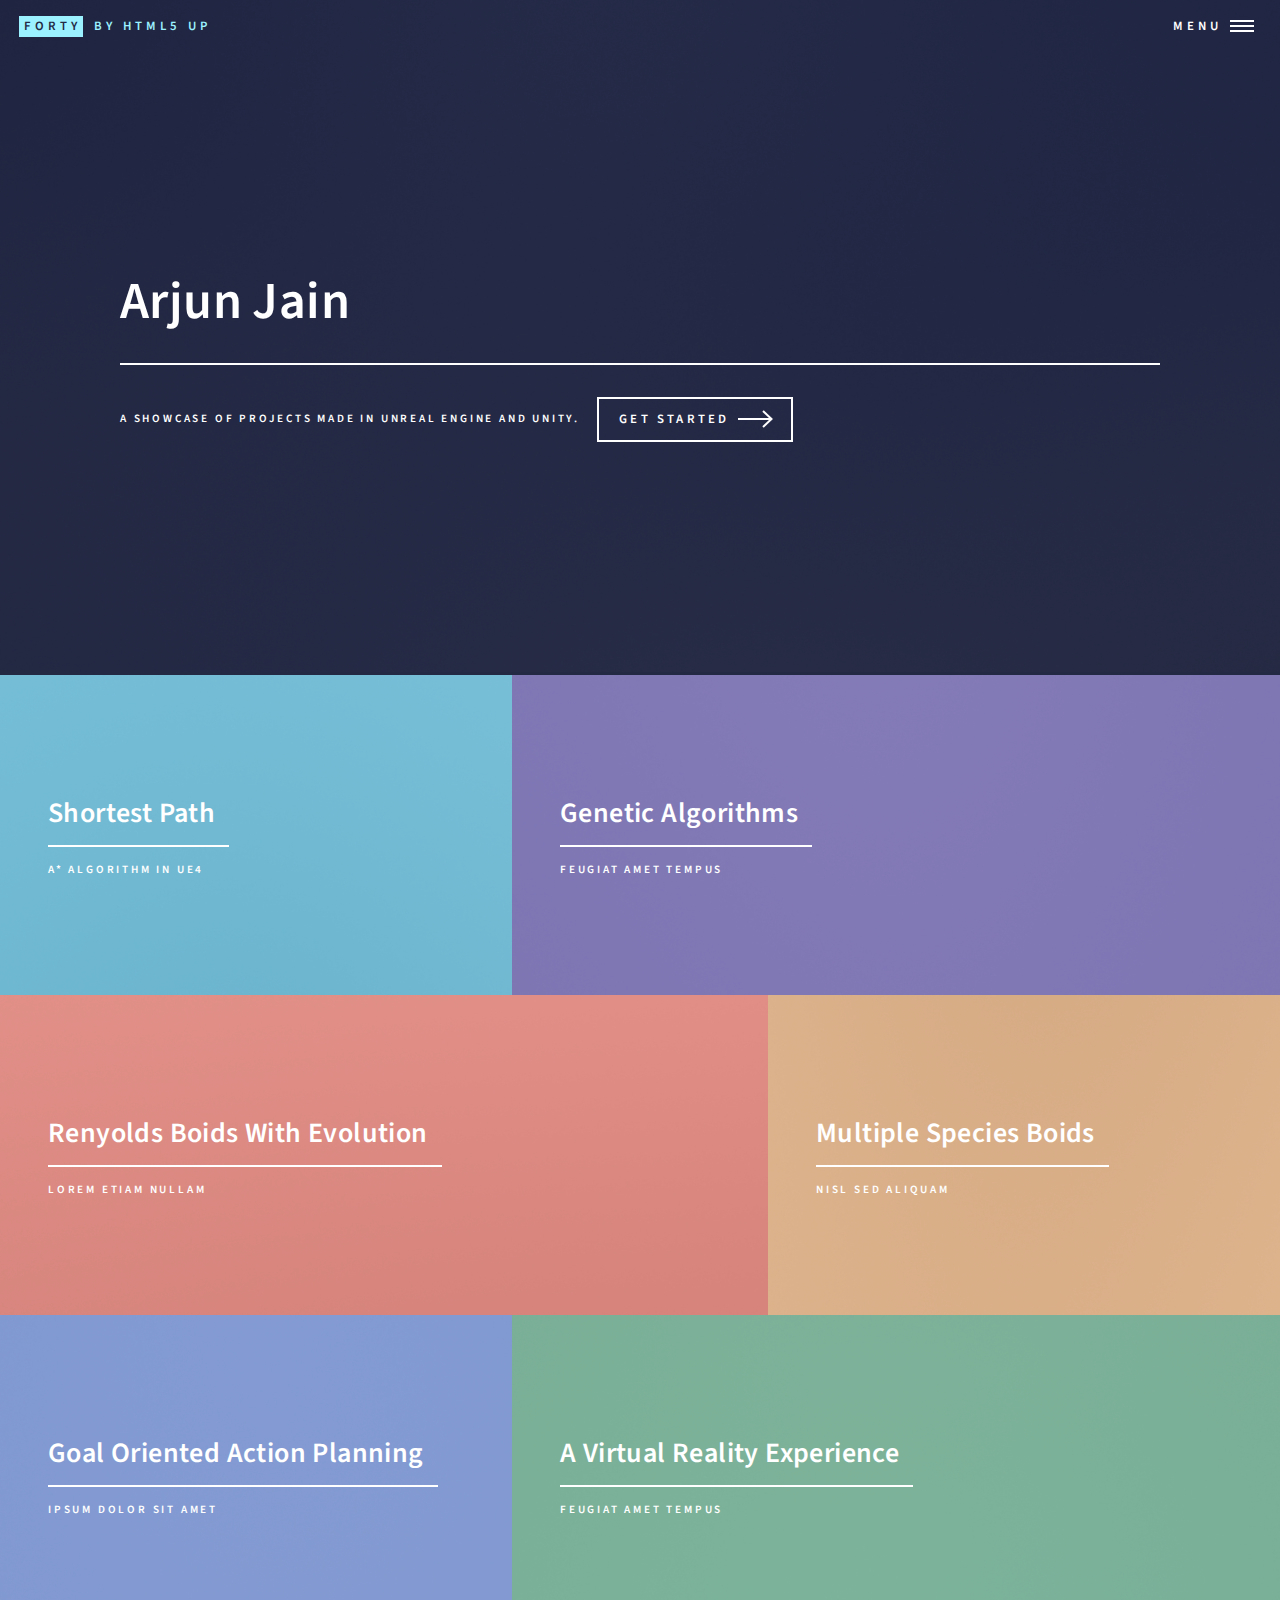
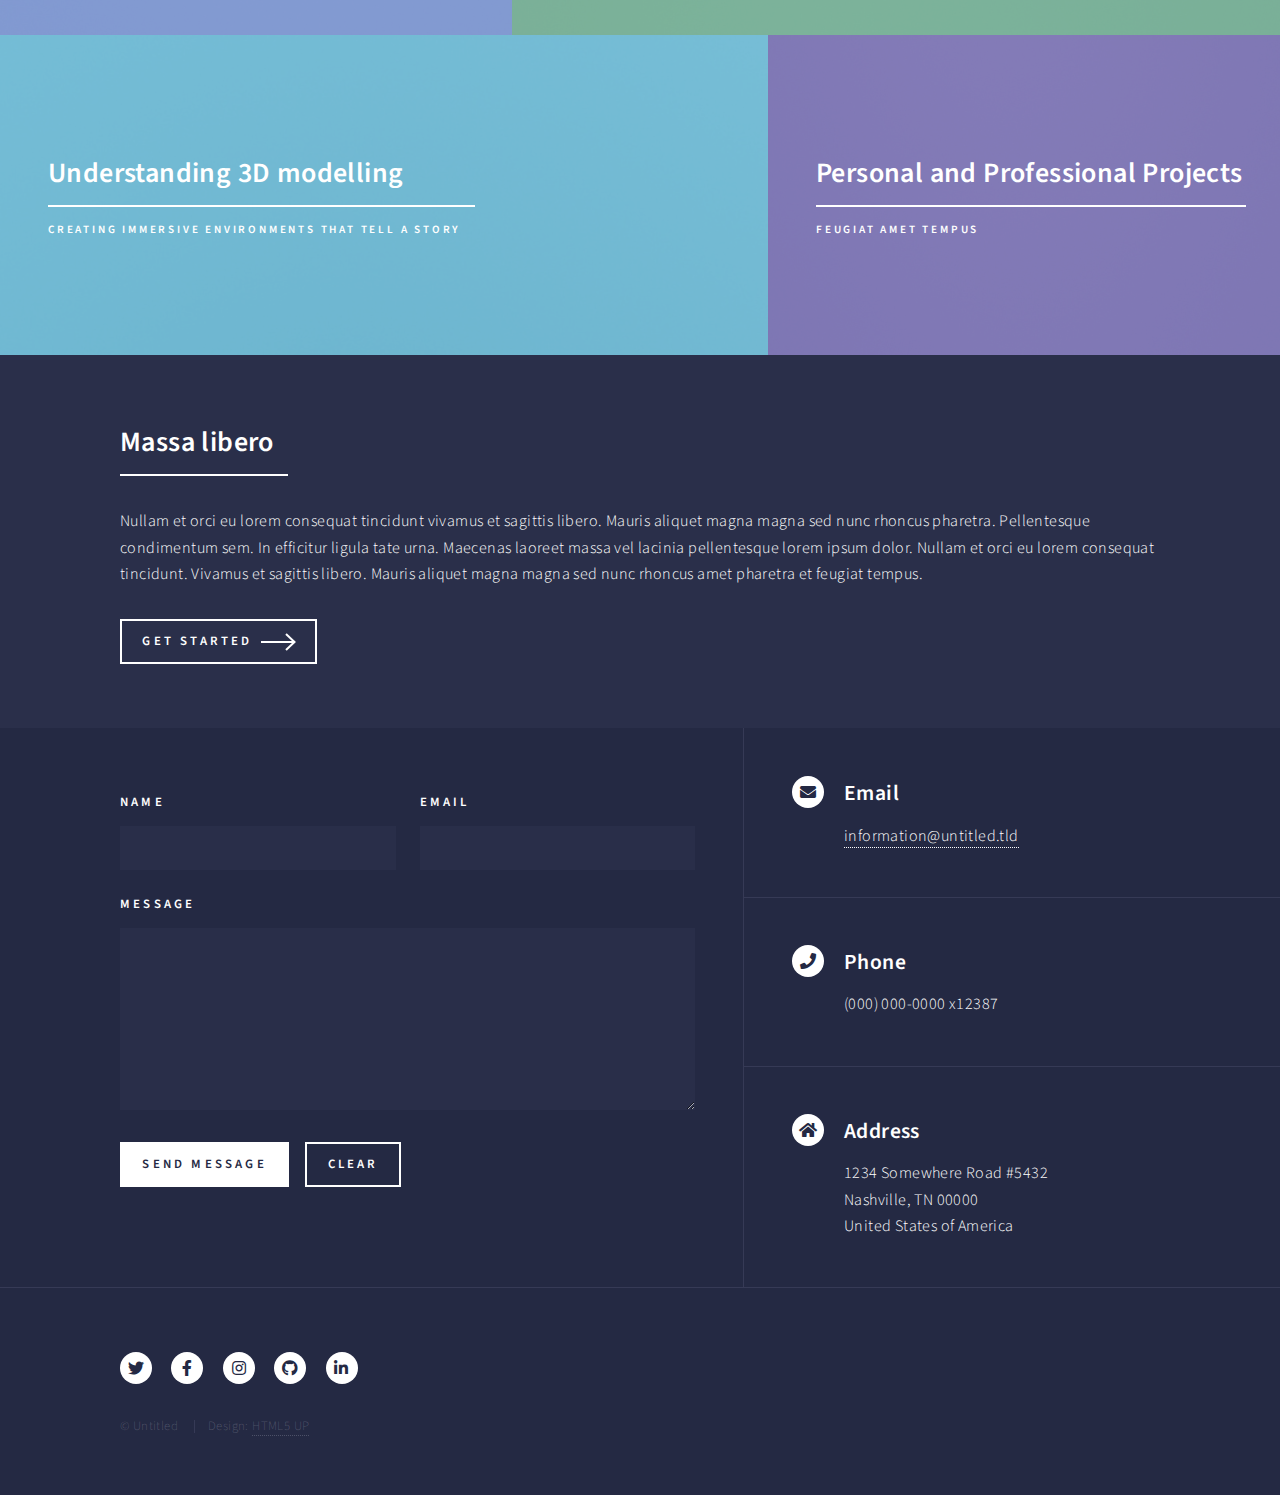
<file: index.html>
<!DOCTYPE html>
<!--
	Forty by HTML5 UP
	html5up.net | @ajlkn
	Free for personal and commercial use under the CCA 3.0 license (html5up.net/license)
-->
<html>
  <head>
    <title>Forty by HTML5 UP</title>
    <meta charset="utf-8" />
    <meta
      name="viewport"
      content="width=device-width, initial-scale=1, user-scalable=no"
    />
    <link rel="stylesheet" href="assets/css/main.css" />
    <noscript
      ><link rel="stylesheet" href="assets/css/noscript.css"
    /></noscript>
  </head>
  <body class="is-preload">
    <!-- Wrapper -->
    <div id="wrapper">
      <!-- Header -->
      <header id="header" class="alt">
        <a href="index.html" class="logo"
          ><strong>Forty</strong> <span>by HTML5 UP</span></a
        >
        <nav>
          <a href="#menu">Menu</a>
        </nav>
      </header>

      <!-- Menu -->
      <nav id="menu">
        <ul class="links">
          <li><a href="index.html">Home</a></li>
          <li><a href="landing.html">Landing</a></li>
          <li><a href="generic.html">Generic</a></li>
          <li><a href="elements.html">Elements</a></li>
        </ul>
        <ul class="actions stacked">
          <li><a href="#" class="button primary fit">Get Started</a></li>
          <li><a href="#" class="button fit">Log In</a></li>
        </ul>
      </nav>

      <!-- Banner -->
      <section id="banner" class="major">
        <div class="inner">
          <header class="major">
            <h1>Arjun Jain</h1>
          </header>
          <div class="content">
            <p>A showcase of projects made in Unreal Engine and Unity.</p>
            <ul class="actions">
              <li>
                <a href="#one" class="button next scrolly">Get Started</a>
              </li>
            </ul>
          </div>
        </div>
      </section>

      <!-- Main -->
      <div id="main">
        <!-- One -->
        <section id="one" class="tiles">
          <article>
            <span class="image">
              <img src="images/pic01.jpg" alt="" />
            </span>
            <header class="major">
              <h3><a href="A-Star.html" class="link">Shortest Path</a></h3>
              <p>A* algorithm in UE4</p>
            </header>
          </article>
          <article>
            <span class="image">
              <img src="images/pic02.jpg" alt="" />
            </span>
            <header class="major">
              <h3>
                <a href="landing.html" class="link">Genetic Algorithms</a>
              </h3>
              <p>feugiat amet tempus</p>
            </header>
          </article>
          <article>
            <span class="image">
              <img src="images/pic03.jpg" alt="" />
            </span>
            <header class="major">
              <h3>
                <a href="landing.html" class="link"
                  >Renyolds Boids With Evolution</a
                >
              </h3>
              <p>Lorem etiam nullam</p>
            </header>
          </article>
          <article>
            <span class="image">
              <img src="images/pic04.jpg" alt="" />
            </span>
            <header class="major">
              <h3>
                <a href="landing.html" class="link">Multiple Species Boids</a>
              </h3>
              <p>Nisl sed aliquam</p>
            </header>
          </article>
          <article>
            <span class="image">
              <img src="images/pic05.jpg" alt="" />
            </span>
            <header class="major">
              <h3>
                <a href="landing.html" class="link"
                  >Goal Oriented Action Planning</a
                >
              </h3>
              <p>Ipsum dolor sit amet</p>
            </header>
          </article>
          <article>
            <span class="image">
              <img src="images/pic06.jpg" alt="" />
            </span>
            <header class="major">
              <h3>
                <a href="landing.html" class="link"
                  >A Virtual Reality Experience</a
                >
              </h3>
              <p>Feugiat amet tempus</p>
            </header>
          </article>
          <article>
            <span class="image">
              <img src="images/pic01.jpg" alt="" />
            </span>
            <header class="major">
              <h3>
                <a href="landing.html" class="link"
                  >Understanding 3D modelling</a
                >
              </h3>
              <p>Creating immersive environments that tell a story</p>
            </header>
          </article>
          <article>
            <span class="image">
              <img src="images/pic02.jpg" alt="" />
            </span>
            <header class="major">
              <h3>
                <a href="landing.html" class="link"
                  >Personal and Professional Projects</a
                >
              </h3>
              <p>feugiat amet tempus</p>
            </header>
          </article>
        </section>

        <!-- Two -->
        <section id="two">
          <div class="inner">
            <header class="major">
              <h2>Massa libero</h2>
            </header>
            <p>
              Nullam et orci eu lorem consequat tincidunt vivamus et sagittis
              libero. Mauris aliquet magna magna sed nunc rhoncus pharetra.
              Pellentesque condimentum sem. In efficitur ligula tate urna.
              Maecenas laoreet massa vel lacinia pellentesque lorem ipsum dolor.
              Nullam et orci eu lorem consequat tincidunt. Vivamus et sagittis
              libero. Mauris aliquet magna magna sed nunc rhoncus amet pharetra
              et feugiat tempus.
            </p>
            <ul class="actions">
              <li>
                <a href="landing.html" class="button next">Get Started</a>
              </li>
            </ul>
          </div>
        </section>
      </div>

      <!-- Contact -->
      <section id="contact">
        <div class="inner">
          <section>
            <form method="post" action="#">
              <div class="fields">
                <div class="field half">
                  <label for="name">Name</label>
                  <input type="text" name="name" id="name" />
                </div>
                <div class="field half">
                  <label for="email">Email</label>
                  <input type="text" name="email" id="email" />
                </div>
                <div class="field">
                  <label for="message">Message</label>
                  <textarea name="message" id="message" rows="6"></textarea>
                </div>
              </div>
              <ul class="actions">
                <li>
                  <input type="submit" value="Send Message" class="primary" />
                </li>
                <li><input type="reset" value="Clear" /></li>
              </ul>
            </form>
          </section>
          <section class="split">
            <section>
              <div class="contact-method">
                <span class="icon solid alt fa-envelope"></span>
                <h3>Email</h3>
                <a href="#">information@untitled.tld</a>
              </div>
            </section>
            <section>
              <div class="contact-method">
                <span class="icon solid alt fa-phone"></span>
                <h3>Phone</h3>
                <span>(000) 000-0000 x12387</span>
              </div>
            </section>
            <section>
              <div class="contact-method">
                <span class="icon solid alt fa-home"></span>
                <h3>Address</h3>
                <span
                  >1234 Somewhere Road #5432<br />
                  Nashville, TN 00000<br />
                  United States of America</span
                >
              </div>
            </section>
          </section>
        </div>
      </section>

      <!-- Footer -->
      <footer id="footer">
        <div class="inner">
          <ul class="icons">
            <li>
              <a href="#" class="icon brands alt fa-twitter"
                ><span class="label">Twitter</span></a
              >
            </li>
            <li>
              <a href="#" class="icon brands alt fa-facebook-f"
                ><span class="label">Facebook</span></a
              >
            </li>
            <li>
              <a href="#" class="icon brands alt fa-instagram"
                ><span class="label">Instagram</span></a
              >
            </li>
            <li>
              <a href="#" class="icon brands alt fa-github"
                ><span class="label">GitHub</span></a
              >
            </li>
            <li>
              <a href="#" class="icon brands alt fa-linkedin-in"
                ><span class="label">LinkedIn</span></a
              >
            </li>
          </ul>
          <ul class="copyright">
            <li>&copy; Untitled</li>
            <li>Design: <a href="https://html5up.net">HTML5 UP</a></li>
          </ul>
        </div>
      </footer>
    </div>

    <!-- Scripts -->
    <script src="assets/js/jquery.min.js"></script>
    <script src="assets/js/jquery.scrolly.min.js"></script>
    <script src="assets/js/jquery.scrollex.min.js"></script>
    <script src="assets/js/browser.min.js"></script>
    <script src="assets/js/breakpoints.min.js"></script>
    <script src="assets/js/util.js"></script>
    <script src="assets/js/main.js"></script>
  </body>
</html>
</file>
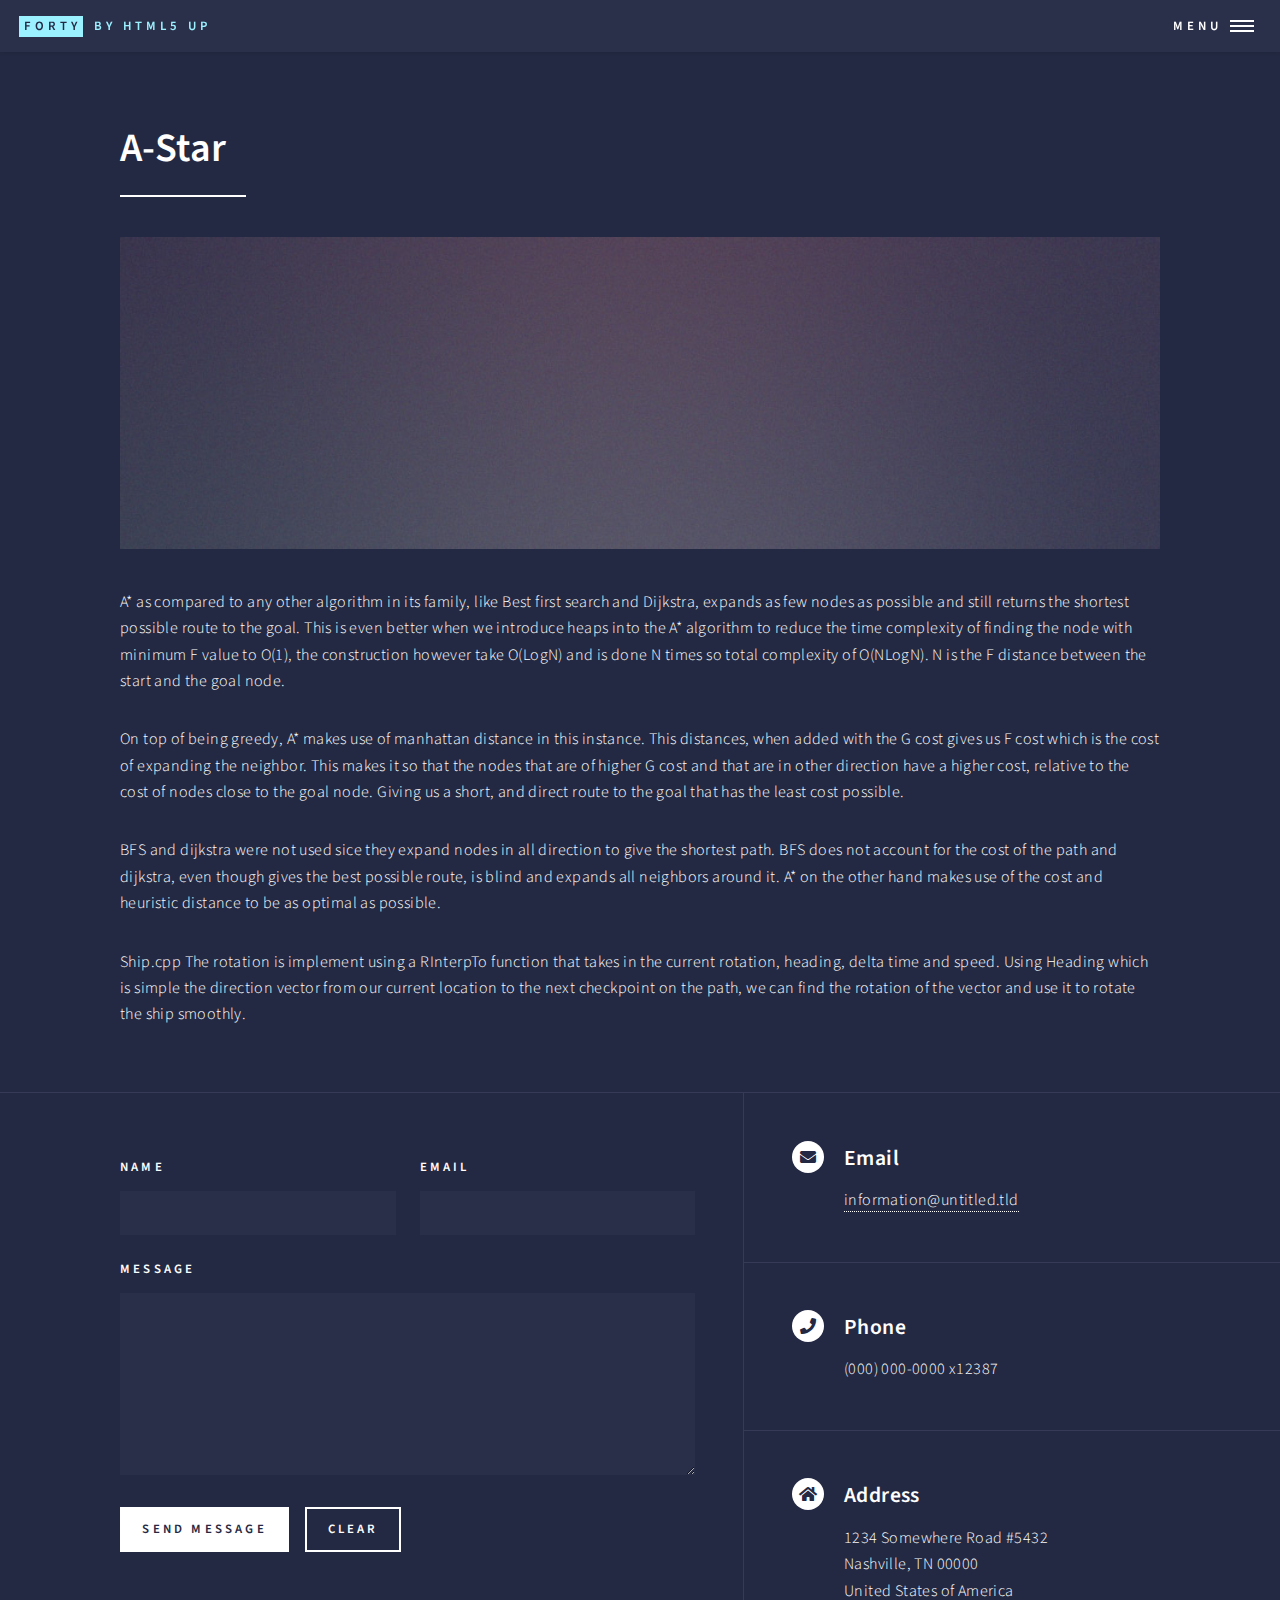
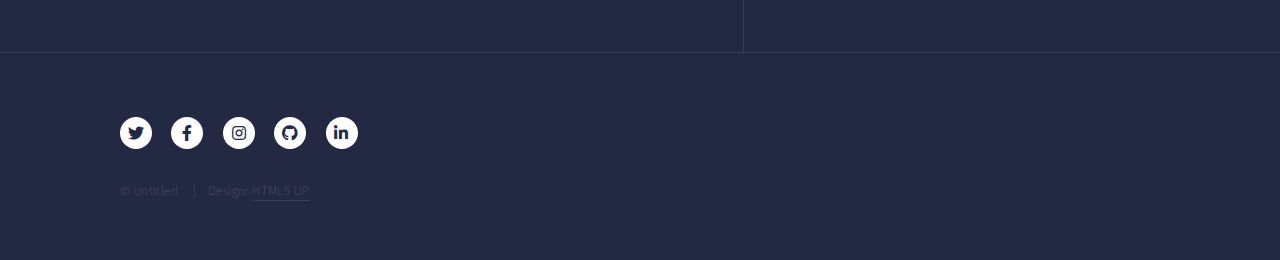
<file: A-Star.html>
<!DOCTYPE html>
<!--
	Forty by HTML5 UP
	html5up.net | @ajlkn
	Free for personal and commercial use under the CCA 3.0 license (html5up.net/license)
-->
<html>
  <head>
    <title>Generic - Forty by HTML5 UP</title>
    <meta charset="utf-8" />
    <meta
      name="viewport"
      content="width=device-width, initial-scale=1, user-scalable=no"
    />
    <link rel="stylesheet" href="assets/css/main.css" />
    <noscript
      ><link rel="stylesheet" href="assets/css/noscript.css"
    /></noscript>
  </head>
  <body class="is-preload">
    <!-- Wrapper -->
    <div id="wrapper">
      <!-- Header -->
      <header id="header">
        <a href="index.html" class="logo"
          ><strong>Forty</strong> <span>by HTML5 UP</span></a
        >
        <nav>
          <a href="#menu">Menu</a>
        </nav>
      </header>

      <!-- Menu -->
      <nav id="menu">
        <ul class="links">
          <li><a href="index.html">Home</a></li>
          <li><a href="landing.html">Landing</a></li>
          <li><a href="generic.html">Generic</a></li>
          <li><a href="elements.html">Elements</a></li>
        </ul>
        <ul class="actions stacked">
          <li><a href="#" class="button primary fit">Get Started</a></li>
          <li><a href="#" class="button fit">Log In</a></li>
        </ul>
      </nav>

      <!-- Main -->
      <div id="main" class="alt">
        <!-- One -->
        <section id="one">
          <div class="inner">
            <header class="major">
              <h1>A-Star</h1>
            </header>
            <span class="image main"
              ><img src="images/pic11.jpg" alt=""
            /></span>
            <p>
              A* as compared to any other algorithm in its family, like Best
              first search and Dijkstra, expands as few nodes as possible and
              still returns the shortest possible route to the goal. This is
              even better when we introduce heaps into the A* algorithm to
              reduce the time complexity of finding the node with minimum F
              value to O(1), the construction however take O(LogN) and is done N
              times so total complexity of O(NLogN). N is the F distance between
              the start and the goal node.
            </p>
            <p>
              On top of being greedy, A* makes use of manhattan distance in this
              instance. This distances, when added with the G cost gives us F
              cost which is the cost of expanding the neighbor. This makes it so
              that the nodes that are of higher G cost and that are in other
              direction have a higher cost, relative to the cost of nodes close
              to the goal node. Giving us a short, and direct route to the goal
              that has the least cost possible.
            </p>
            <p>
              BFS and dijkstra were not used sice they expand nodes in all
              direction to give the shortest path. BFS does not account for the
              cost of the path and dijkstra, even though gives the best possible
              route, is blind and expands all neighbors around it. A* on the
              other hand makes use of the cost and heuristic distance to be as
              optimal as possible.
            </p>
            <p>
              Ship.cpp The rotation is implement using a RInterpTo function that
              takes in the current rotation, heading, delta time and speed.
              Using Heading which is simple the direction vector from our
              current location to the next checkpoint on the path, we can find
              the rotation of the vector and use it to rotate the ship smoothly.
            </p>
          </div>
        </section>
      </div>

      <!-- Contact -->
      <section id="contact">
        <div class="inner">
          <section>
            <form method="post" action="#">
              <div class="fields">
                <div class="field half">
                  <label for="name">Name</label>
                  <input type="text" name="name" id="name" />
                </div>
                <div class="field half">
                  <label for="email">Email</label>
                  <input type="text" name="email" id="email" />
                </div>
                <div class="field">
                  <label for="message">Message</label>
                  <textarea name="message" id="message" rows="6"></textarea>
                </div>
              </div>
              <ul class="actions">
                <li>
                  <input type="submit" value="Send Message" class="primary" />
                </li>
                <li><input type="reset" value="Clear" /></li>
              </ul>
            </form>
          </section>
          <section class="split">
            <section>
              <div class="contact-method">
                <span class="icon solid alt fa-envelope"></span>
                <h3>Email</h3>
                <a href="#">information@untitled.tld</a>
              </div>
            </section>
            <section>
              <div class="contact-method">
                <span class="icon solid alt fa-phone"></span>
                <h3>Phone</h3>
                <span>(000) 000-0000 x12387</span>
              </div>
            </section>
            <section>
              <div class="contact-method">
                <span class="icon solid alt fa-home"></span>
                <h3>Address</h3>
                <span
                  >1234 Somewhere Road #5432<br />
                  Nashville, TN 00000<br />
                  United States of America</span
                >
              </div>
            </section>
          </section>
        </div>
      </section>

      <!-- Footer -->
      <footer id="footer">
        <div class="inner">
          <ul class="icons">
            <li>
              <a href="#" class="icon brands alt fa-twitter"
                ><span class="label">Twitter</span></a
              >
            </li>
            <li>
              <a href="#" class="icon brands alt fa-facebook-f"
                ><span class="label">Facebook</span></a
              >
            </li>
            <li>
              <a href="#" class="icon brands alt fa-instagram"
                ><span class="label">Instagram</span></a
              >
            </li>
            <li>
              <a href="#" class="icon brands alt fa-github"
                ><span class="label">GitHub</span></a
              >
            </li>
            <li>
              <a href="#" class="icon brands alt fa-linkedin-in"
                ><span class="label">LinkedIn</span></a
              >
            </li>
          </ul>
          <ul class="copyright">
            <li>&copy; Untitled</li>
            <li>Design: <a href="https://html5up.net">HTML5 UP</a></li>
          </ul>
        </div>
      </footer>
    </div>

    <!-- Scripts -->
    <script src="assets/js/jquery.min.js"></script>
    <script src="assets/js/jquery.scrolly.min.js"></script>
    <script src="assets/js/jquery.scrollex.min.js"></script>
    <script src="assets/js/browser.min.js"></script>
    <script src="assets/js/breakpoints.min.js"></script>
    <script src="assets/js/util.js"></script>
    <script src="assets/js/main.js"></script>
  </body>
</html>
</file>
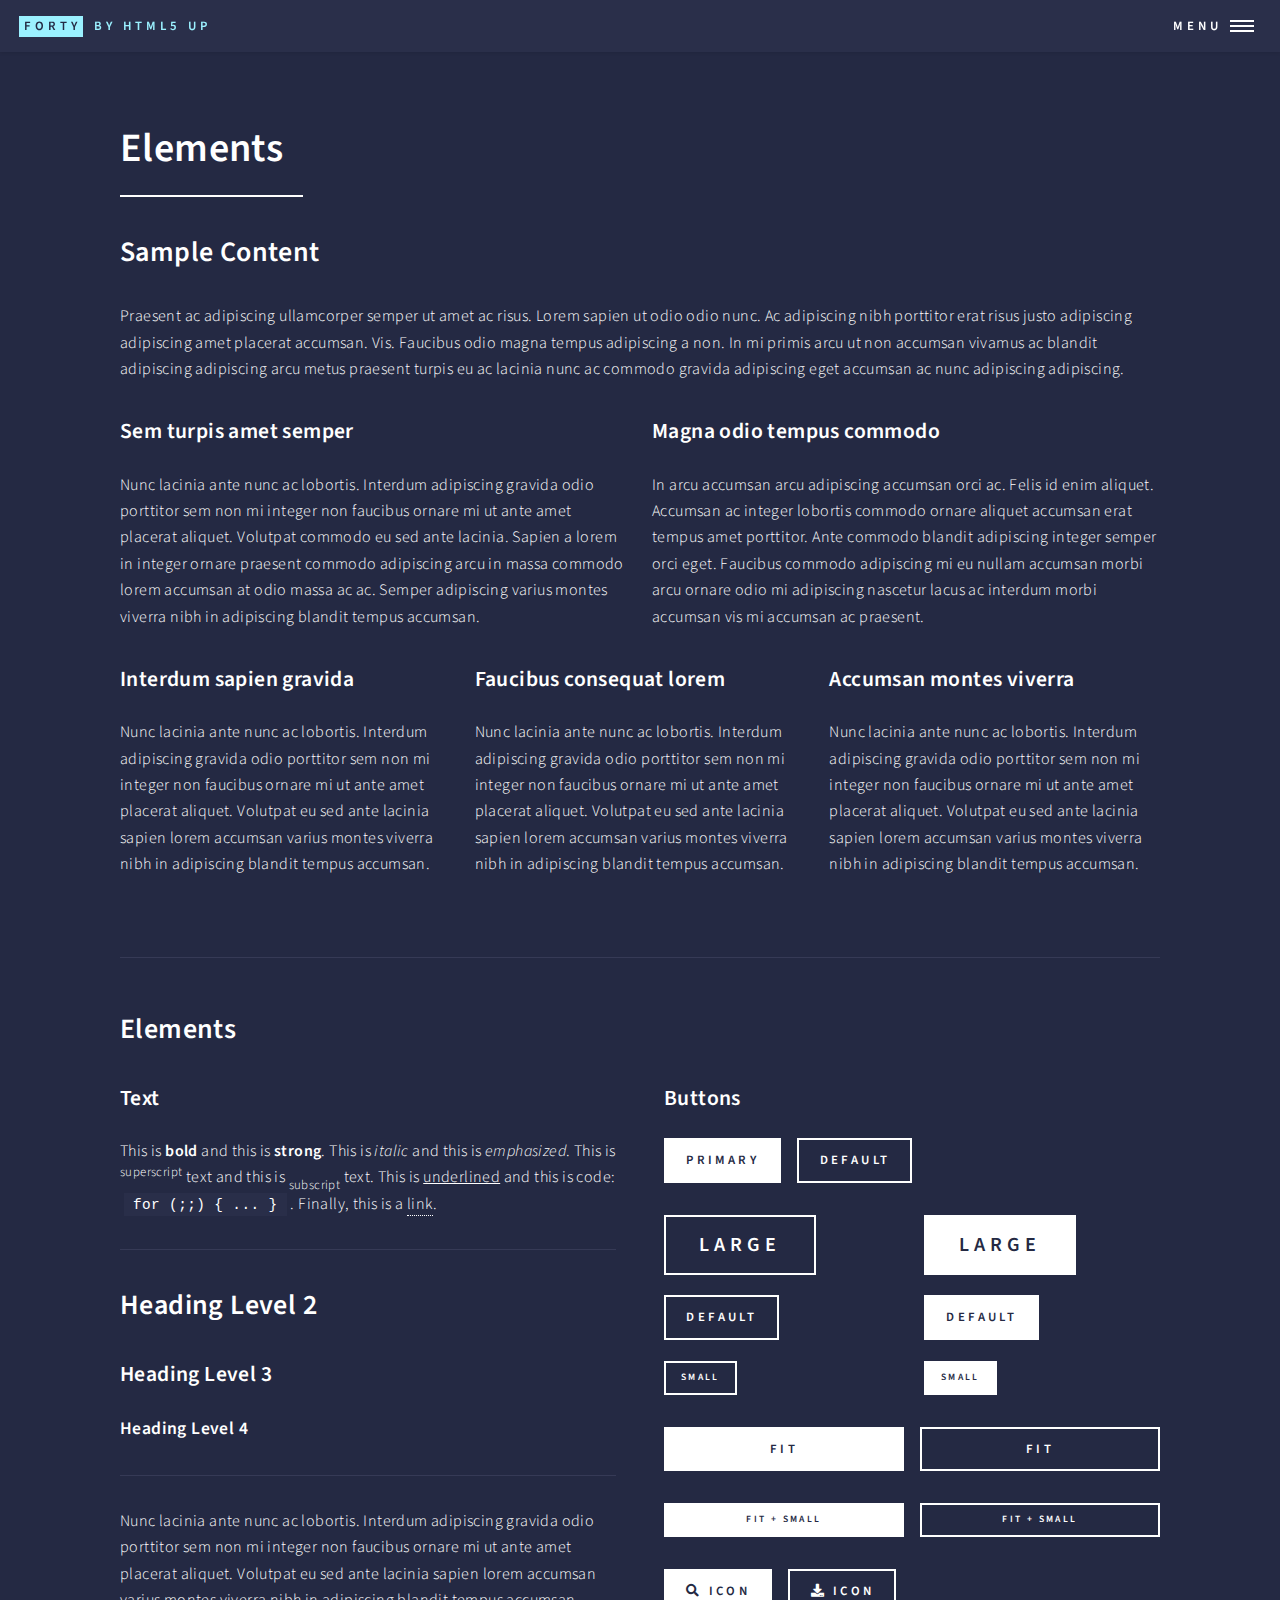
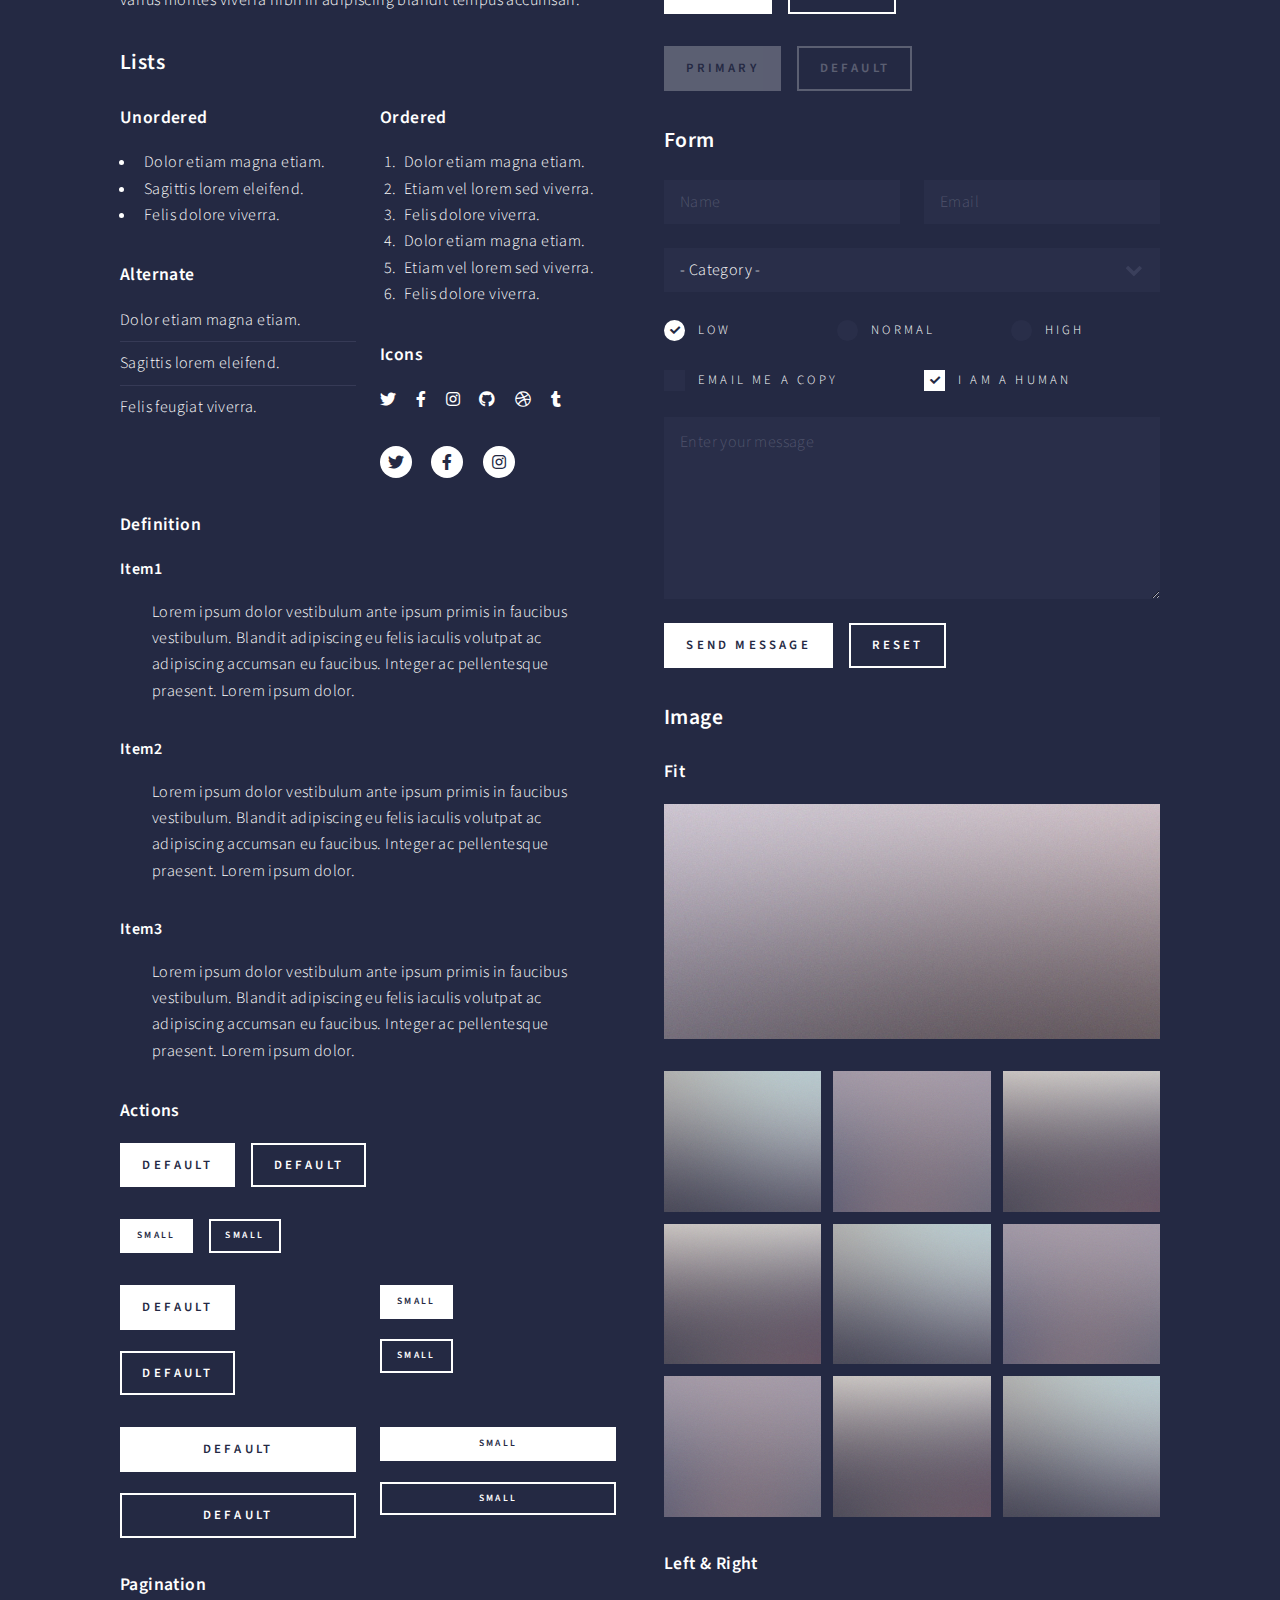
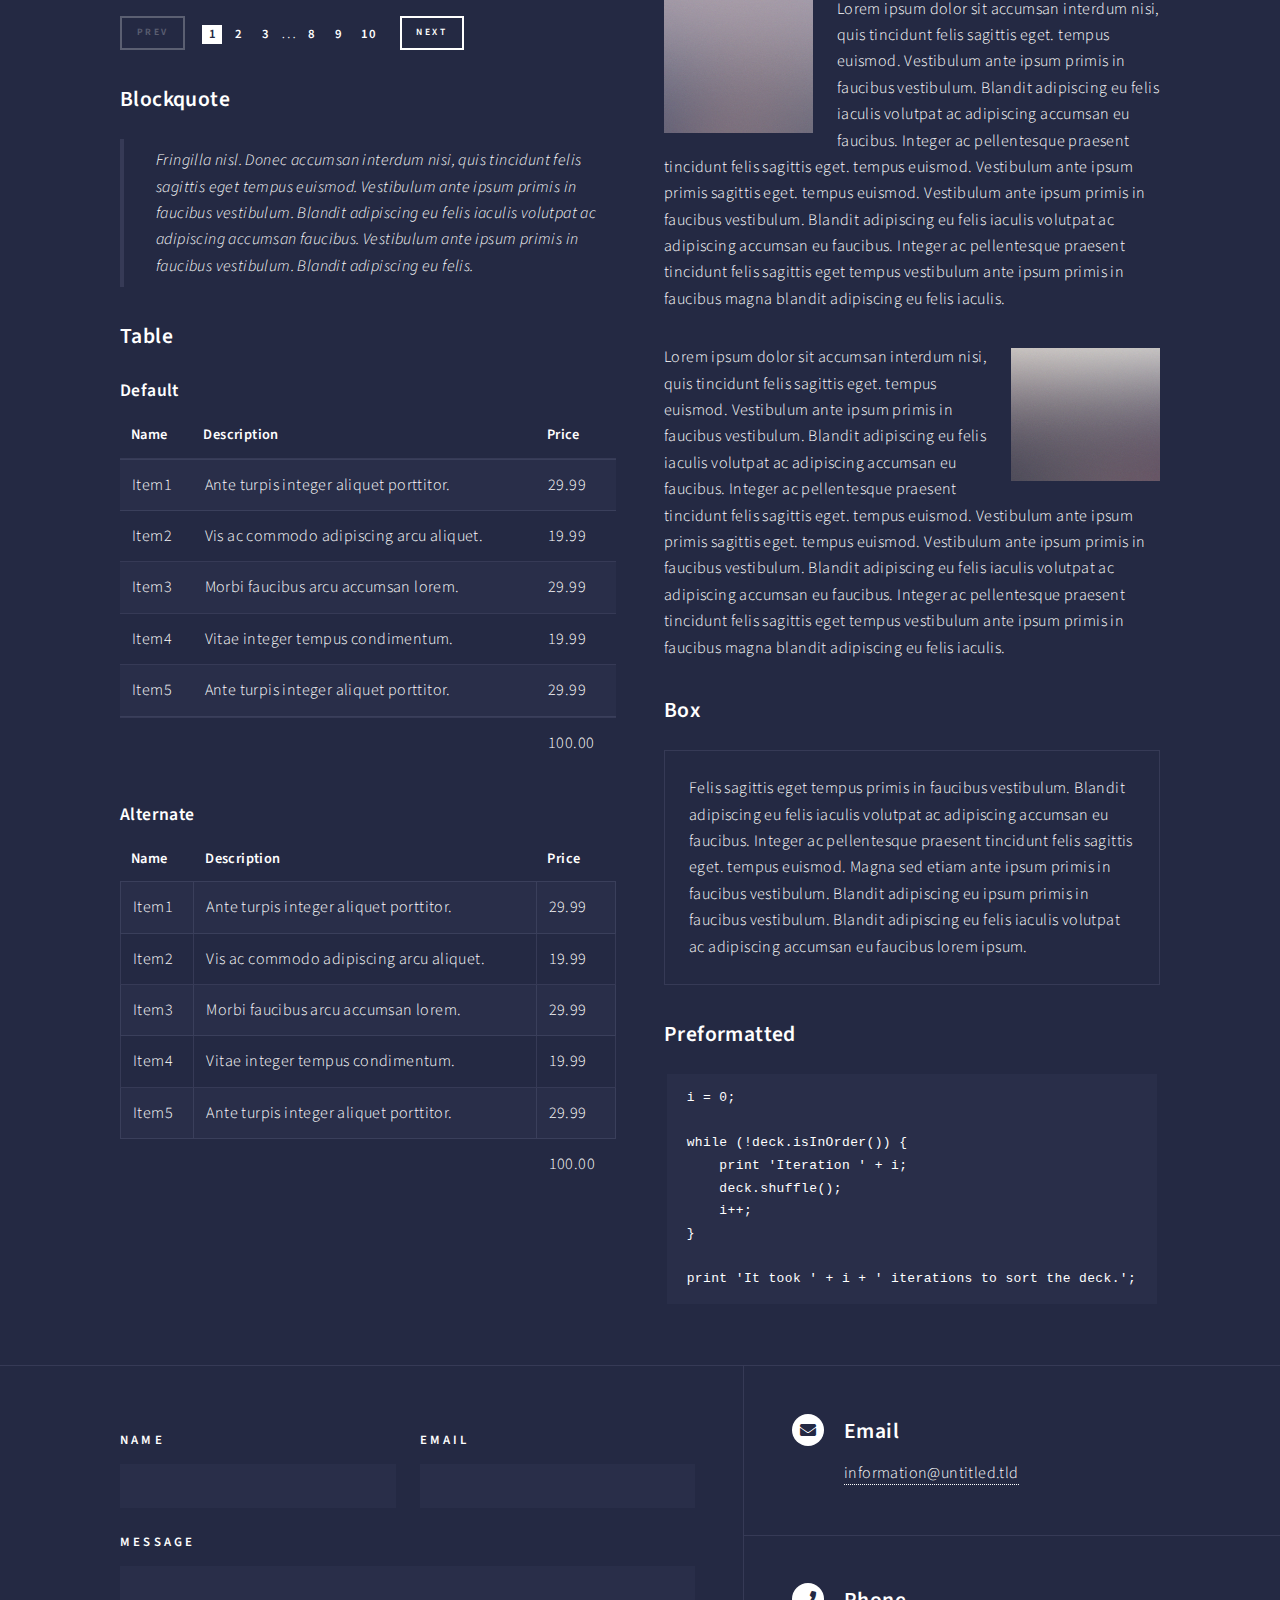
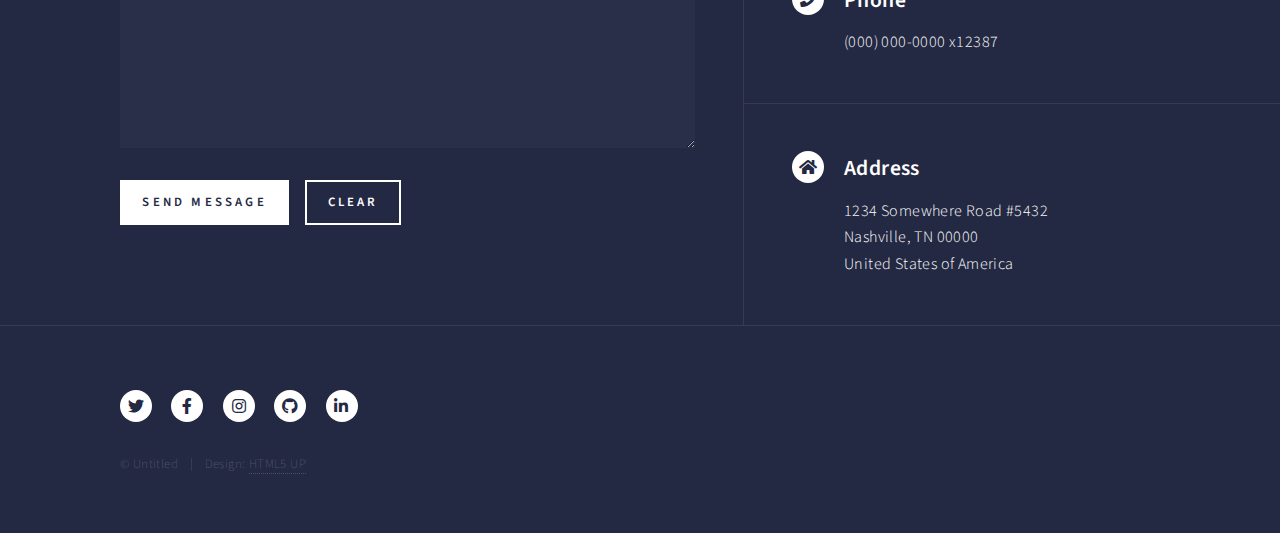
<file: elements.html>
<!DOCTYPE HTML>
<!--
	Forty by HTML5 UP
	html5up.net | @ajlkn
	Free for personal and commercial use under the CCA 3.0 license (html5up.net/license)
-->
<html>
	<head>
		<title>Elements - Forty by HTML5 UP</title>
		<meta charset="utf-8" />
		<meta name="viewport" content="width=device-width, initial-scale=1, user-scalable=no" />
		<link rel="stylesheet" href="assets/css/main.css" />
		<noscript><link rel="stylesheet" href="assets/css/noscript.css" /></noscript>
	</head>
	<body class="is-preload">

		<!-- Wrapper -->
			<div id="wrapper">

				<!-- Header -->
					<header id="header">
						<a href="index.html" class="logo"><strong>Forty</strong> <span>by HTML5 UP</span></a>
						<nav>
							<a href="#menu">Menu</a>
						</nav>
					</header>

				<!-- Menu -->
					<nav id="menu">
						<ul class="links">
							<li><a href="index.html">Home</a></li>
							<li><a href="landing.html">Landing</a></li>
							<li><a href="generic.html">Generic</a></li>
							<li><a href="elements.html">Elements</a></li>
						</ul>
						<ul class="actions stacked">
							<li><a href="#" class="button primary fit">Get Started</a></li>
							<li><a href="#" class="button fit">Log In</a></li>
						</ul>
					</nav>

				<!-- Main -->
					<div id="main" class="alt">

						<!-- One -->
							<section id="one">
								<div class="inner">
									<header class="major">
										<h1>Elements</h1>
									</header>

									<!-- Content -->
										<h2 id="content">Sample Content</h2>
										<p>Praesent ac adipiscing ullamcorper semper ut amet ac risus. Lorem sapien ut odio odio nunc. Ac adipiscing nibh porttitor erat risus justo adipiscing adipiscing amet placerat accumsan. Vis. Faucibus odio magna tempus adipiscing a non. In mi primis arcu ut non accumsan vivamus ac blandit adipiscing adipiscing arcu metus praesent turpis eu ac lacinia nunc ac commodo gravida adipiscing eget accumsan ac nunc adipiscing adipiscing.</p>
										<div class="row">
											<div class="col-6 col-12-small">
												<h3>Sem turpis amet semper</h3>
												<p>Nunc lacinia ante nunc ac lobortis. Interdum adipiscing gravida odio porttitor sem non mi integer non faucibus ornare mi ut ante amet placerat aliquet. Volutpat commodo eu sed ante lacinia. Sapien a lorem in integer ornare praesent commodo adipiscing arcu in massa commodo lorem accumsan at odio massa ac ac. Semper adipiscing varius montes viverra nibh in adipiscing blandit tempus accumsan.</p>
											</div>
											<div class="col-6 col-12-small">
												<h3>Magna odio tempus commodo</h3>
												<p>In arcu accumsan arcu adipiscing accumsan orci ac. Felis id enim aliquet. Accumsan ac integer lobortis commodo ornare aliquet accumsan erat tempus amet porttitor. Ante commodo blandit adipiscing integer semper orci eget. Faucibus commodo adipiscing mi eu nullam accumsan morbi arcu ornare odio mi adipiscing nascetur lacus ac interdum morbi accumsan vis mi accumsan ac praesent.</p>
											</div>
											<!-- Break -->
											<div class="col-4 col-12-medium">
												<h3>Interdum sapien gravida</h3>
												<p>Nunc lacinia ante nunc ac lobortis. Interdum adipiscing gravida odio porttitor sem non mi integer non faucibus ornare mi ut ante amet placerat aliquet. Volutpat eu sed ante lacinia sapien lorem accumsan varius montes viverra nibh in adipiscing blandit tempus accumsan.</p>
											</div>
											<div class="col-4 col-12-medium">
												<h3>Faucibus consequat lorem</h3>
												<p>Nunc lacinia ante nunc ac lobortis. Interdum adipiscing gravida odio porttitor sem non mi integer non faucibus ornare mi ut ante amet placerat aliquet. Volutpat eu sed ante lacinia sapien lorem accumsan varius montes viverra nibh in adipiscing blandit tempus accumsan.</p>
											</div>
											<div class="col-4 col-12-medium">
												<h3>Accumsan montes viverra</h3>
												<p>Nunc lacinia ante nunc ac lobortis. Interdum adipiscing gravida odio porttitor sem non mi integer non faucibus ornare mi ut ante amet placerat aliquet. Volutpat eu sed ante lacinia sapien lorem accumsan varius montes viverra nibh in adipiscing blandit tempus accumsan.</p>
											</div>
										</div>

									<hr class="major" />

									<!-- Elements -->
										<h2 id="elements">Elements</h2>
										<div class="row gtr-200">
											<div class="col-6 col-12-medium">

												<!-- Text stuff -->
													<h3>Text</h3>
													<p>This is <b>bold</b> and this is <strong>strong</strong>. This is <i>italic</i> and this is <em>emphasized</em>.
													This is <sup>superscript</sup> text and this is <sub>subscript</sub> text.
													This is <u>underlined</u> and this is code: <code>for (;;) { ... }</code>.
													Finally, this is a <a href="#">link</a>.</p>
													<hr />
													<h2>Heading Level 2</h2>
													<h3>Heading Level 3</h3>
													<h4>Heading Level 4</h4>
													<hr />
													<p>Nunc lacinia ante nunc ac lobortis. Interdum adipiscing gravida odio porttitor sem non mi integer non faucibus ornare mi ut ante amet placerat aliquet. Volutpat eu sed ante lacinia sapien lorem accumsan varius montes viverra nibh in adipiscing blandit tempus accumsan.</p>

												<!-- Lists -->
													<h3>Lists</h3>
													<div class="row">
														<div class="col-6 col-12-small">

															<h4>Unordered</h4>
															<ul>
																<li>Dolor etiam magna etiam.</li>
																<li>Sagittis lorem eleifend.</li>
																<li>Felis dolore viverra.</li>
															</ul>

															<h4>Alternate</h4>
															<ul class="alt">
																<li>Dolor etiam magna etiam.</li>
																<li>Sagittis lorem eleifend.</li>
																<li>Felis feugiat viverra.</li>
															</ul>

														</div>
														<div class="col-6 col-12-small">

															<h4>Ordered</h4>
															<ol>
																<li>Dolor etiam magna etiam.</li>
																<li>Etiam vel lorem sed viverra.</li>
																<li>Felis dolore viverra.</li>
																<li>Dolor etiam magna etiam.</li>
																<li>Etiam vel lorem sed viverra.</li>
																<li>Felis dolore viverra.</li>
															</ol>

															<h4>Icons</h4>
															<ul class="icons">
																<li><a href="#" class="icon brands fa-twitter"><span class="label">Twitter</span></a></li>
																<li><a href="#" class="icon brands fa-facebook-f"><span class="label">Facebook</span></a></li>
																<li><a href="#" class="icon brands fa-instagram"><span class="label">Instagram</span></a></li>
																<li><a href="#" class="icon brands fa-github"><span class="label">Github</span></a></li>
																<li><a href="#" class="icon brands fa-dribbble"><span class="label">Dribbble</span></a></li>
																<li><a href="#" class="icon brands fa-tumblr"><span class="label">Tumblr</span></a></li>
															</ul>
															<ul class="icons">
																<li><a href="#" class="icon brands alt fa-twitter"><span class="label">Twitter</span></a></li>
																<li><a href="#" class="icon brands alt fa-facebook-f"><span class="label">Facebook</span></a></li>
																<li><a href="#" class="icon brands alt fa-instagram"><span class="label">Instagram</span></a></li>
															</ul>

														</div>
													</div>
													<h4>Definition</h4>
													<dl>
														<dt>Item1</dt>
														<dd>
															<p>Lorem ipsum dolor vestibulum ante ipsum primis in faucibus vestibulum. Blandit adipiscing eu felis iaculis volutpat ac adipiscing accumsan eu faucibus. Integer ac pellentesque praesent. Lorem ipsum dolor.</p>
														</dd>
														<dt>Item2</dt>
														<dd>
															<p>Lorem ipsum dolor vestibulum ante ipsum primis in faucibus vestibulum. Blandit adipiscing eu felis iaculis volutpat ac adipiscing accumsan eu faucibus. Integer ac pellentesque praesent. Lorem ipsum dolor.</p>
														</dd>
														<dt>Item3</dt>
														<dd>
															<p>Lorem ipsum dolor vestibulum ante ipsum primis in faucibus vestibulum. Blandit adipiscing eu felis iaculis volutpat ac adipiscing accumsan eu faucibus. Integer ac pellentesque praesent. Lorem ipsum dolor.</p>
														</dd>
													</dl>

													<h4>Actions</h4>
													<ul class="actions">
														<li><a href="#" class="button primary">Default</a></li>
														<li><a href="#" class="button">Default</a></li>
													</ul>
													<ul class="actions small">
														<li><a href="#" class="button primary small">Small</a></li>
														<li><a href="#" class="button small">Small</a></li>
													</ul>
													<div class="row">
														<div class="col-6 col-12-small">
															<ul class="actions stacked">
																<li><a href="#" class="button primary">Default</a></li>
																<li><a href="#" class="button">Default</a></li>
															</ul>
														</div>
														<div class="col-6 col-12-small">
															<ul class="actions stacked">
																<li><a href="#" class="button primary small">Small</a></li>
																<li><a href="#" class="button small">Small</a></li>
															</ul>
														</div>
														<div class="col-6 col-12-small">
															<ul class="actions stacked">
																<li><a href="#" class="button primary fit">Default</a></li>
																<li><a href="#" class="button fit">Default</a></li>
															</ul>
														</div>
														<div class="col-6 col-12-small">
															<ul class="actions stacked">
																<li><a href="#" class="button primary small fit">Small</a></li>
																<li><a href="#" class="button small fit">Small</a></li>
															</ul>
														</div>
													</div>

													<h4>Pagination</h4>
													<ul class="pagination">
														<li><span class="button small disabled">Prev</span></li>
														<li><a href="#" class="page active">1</a></li>
														<li><a href="#" class="page">2</a></li>
														<li><a href="#" class="page">3</a></li>
														<li><span>&hellip;</span></li>
														<li><a href="#" class="page">8</a></li>
														<li><a href="#" class="page">9</a></li>
														<li><a href="#" class="page">10</a></li>
														<li><a href="#" class="button small">Next</a></li>
													</ul>

												<!-- Blockquote -->
													<h3>Blockquote</h3>
													<blockquote>Fringilla nisl. Donec accumsan interdum nisi, quis tincidunt felis sagittis eget tempus euismod. Vestibulum ante ipsum primis in faucibus vestibulum. Blandit adipiscing eu felis iaculis volutpat ac adipiscing accumsan faucibus. Vestibulum ante ipsum primis in faucibus vestibulum. Blandit adipiscing eu felis.</blockquote>

												<!-- Table -->
													<h3>Table</h3>

													<h4>Default</h4>
													<div class="table-wrapper">
														<table>
															<thead>
																<tr>
																	<th>Name</th>
																	<th>Description</th>
																	<th>Price</th>
																</tr>
															</thead>
															<tbody>
																<tr>
																	<td>Item1</td>
																	<td>Ante turpis integer aliquet porttitor.</td>
																	<td>29.99</td>
																</tr>
																<tr>
																	<td>Item2</td>
																	<td>Vis ac commodo adipiscing arcu aliquet.</td>
																	<td>19.99</td>
																</tr>
																<tr>
																	<td>Item3</td>
																	<td> Morbi faucibus arcu accumsan lorem.</td>
																	<td>29.99</td>
																</tr>
																<tr>
																	<td>Item4</td>
																	<td>Vitae integer tempus condimentum.</td>
																	<td>19.99</td>
																</tr>
																<tr>
																	<td>Item5</td>
																	<td>Ante turpis integer aliquet porttitor.</td>
																	<td>29.99</td>
																</tr>
															</tbody>
															<tfoot>
																<tr>
																	<td colspan="2"></td>
																	<td>100.00</td>
																</tr>
															</tfoot>
														</table>
													</div>

													<h4>Alternate</h4>
													<div class="table-wrapper">
														<table class="alt">
															<thead>
																<tr>
																	<th>Name</th>
																	<th>Description</th>
																	<th>Price</th>
																</tr>
															</thead>
															<tbody>
																<tr>
																	<td>Item1</td>
																	<td>Ante turpis integer aliquet porttitor.</td>
																	<td>29.99</td>
																</tr>
																<tr>
																	<td>Item2</td>
																	<td>Vis ac commodo adipiscing arcu aliquet.</td>
																	<td>19.99</td>
																</tr>
																<tr>
																	<td>Item3</td>
																	<td> Morbi faucibus arcu accumsan lorem.</td>
																	<td>29.99</td>
																</tr>
																<tr>
																	<td>Item4</td>
																	<td>Vitae integer tempus condimentum.</td>
																	<td>19.99</td>
																</tr>
																<tr>
																	<td>Item5</td>
																	<td>Ante turpis integer aliquet porttitor.</td>
																	<td>29.99</td>
																</tr>
															</tbody>
															<tfoot>
																<tr>
																	<td colspan="2"></td>
																	<td>100.00</td>
																</tr>
															</tfoot>
														</table>
													</div>

											</div>
											<div class="col-6 col-12-medium">

												<!-- Buttons -->
													<h3>Buttons</h3>
													<ul class="actions">
														<li><a href="#" class="button primary">Primary</a></li>
														<li><a href="#" class="button">Default</a></li>
													</ul>
													<div class="row">
														<div class="col-6 col-12-xsmall">
															<ul class="actions stacked">
																<li><a href="#" class="button large">Large</a></li>
																<li><a href="#" class="button">Default</a></li>
																<li><a href="#" class="button small">Small</a></li>
															</ul>
														</div>
														<div class="col-6 col-12-xsmall">
															<ul class="actions stacked">
																<li><a href="#" class="button primary large">Large</a></li>
																<li><a href="#" class="button primary">Default</a></li>
																<li><a href="#" class="button primary small">Small</a></li>
															</ul>
														</div>
													</div>
													<ul class="actions fit">
														<li><a href="#" class="button primary fit">Fit</a></li>
														<li><a href="#" class="button fit">Fit</a></li>
													</ul>
													<ul class="actions fit small">
														<li><a href="#" class="button primary fit small">Fit + Small</a></li>
														<li><a href="#" class="button fit small">Fit + Small</a></li>
													</ul>
													<ul class="actions">
														<li><a href="#" class="button primary icon solid fa-search">Icon</a></li>
														<li><a href="#" class="button icon solid fa-download">Icon</a></li>
													</ul>
													<ul class="actions">
														<li><span class="button primary disabled">Primary</span></li>
														<li><span class="button disabled">Default</span></li>
													</ul>

												<!-- Form -->
													<h3>Form</h3>

													<form method="post" action="#">
														<div class="row gtr-uniform">
															<div class="col-6 col-12-xsmall">
																<input type="text" name="demo-name" id="demo-name" value="" placeholder="Name" />
															</div>
															<div class="col-6 col-12-xsmall">
																<input type="email" name="demo-email" id="demo-email" value="" placeholder="Email" />
															</div>
															<!-- Break -->
															<div class="col-12">
																<select name="demo-category" id="demo-category">
																	<option value="">- Category -</option>
																	<option value="1">Manufacturing</option>
																	<option value="1">Shipping</option>
																	<option value="1">Administration</option>
																	<option value="1">Human Resources</option>
																</select>
															</div>
															<!-- Break -->
															<div class="col-4 col-12-small">
																<input type="radio" id="demo-priority-low" name="demo-priority" checked>
																<label for="demo-priority-low">Low</label>
															</div>
															<div class="col-4 col-12-small">
																<input type="radio" id="demo-priority-normal" name="demo-priority">
																<label for="demo-priority-normal">Normal</label>
															</div>
															<div class="col-4 col-12-small">
																<input type="radio" id="demo-priority-high" name="demo-priority">
																<label for="demo-priority-high">High</label>
															</div>
															<!-- Break -->
															<div class="col-6 col-12-small">
																<input type="checkbox" id="demo-copy" name="demo-copy">
																<label for="demo-copy">Email me a copy</label>
															</div>
															<div class="col-6 col-12-small">
																<input type="checkbox" id="demo-human" name="demo-human" checked>
																<label for="demo-human">I am a human</label>
															</div>
															<!-- Break -->
															<div class="col-12">
																<textarea name="demo-message" id="demo-message" placeholder="Enter your message" rows="6"></textarea>
															</div>
															<!-- Break -->
															<div class="col-12">
																<ul class="actions">
																	<li><input type="submit" value="Send Message" class="primary" /></li>
																	<li><input type="reset" value="Reset" /></li>
																</ul>
															</div>
														</div>
													</form>

												<!-- Image -->
													<h3>Image</h3>

													<h4>Fit</h4>
													<span class="image fit"><img src="images/pic03.jpg" alt="" /></span>
													<div class="box alt">
														<div class="row gtr-50 gtr-uniform">
															<div class="col-4"><span class="image fit"><img src="images/pic08.jpg" alt="" /></span></div>
															<div class="col-4"><span class="image fit"><img src="images/pic09.jpg" alt="" /></span></div>
															<div class="col-4"><span class="image fit"><img src="images/pic10.jpg" alt="" /></span></div>
															<!-- Break -->
															<div class="col-4"><span class="image fit"><img src="images/pic10.jpg" alt="" /></span></div>
															<div class="col-4"><span class="image fit"><img src="images/pic08.jpg" alt="" /></span></div>
															<div class="col-4"><span class="image fit"><img src="images/pic09.jpg" alt="" /></span></div>
															<!-- Break -->
															<div class="col-4"><span class="image fit"><img src="images/pic09.jpg" alt="" /></span></div>
															<div class="col-4"><span class="image fit"><img src="images/pic10.jpg" alt="" /></span></div>
															<div class="col-4"><span class="image fit"><img src="images/pic08.jpg" alt="" /></span></div>
														</div>
													</div>

													<h4>Left &amp; Right</h4>
													<p><span class="image left"><img src="images/pic09.jpg" alt="" /></span>Lorem ipsum dolor sit accumsan interdum nisi, quis tincidunt felis sagittis eget. tempus euismod. Vestibulum ante ipsum primis in faucibus vestibulum. Blandit adipiscing eu felis iaculis volutpat ac adipiscing accumsan eu faucibus. Integer ac pellentesque praesent tincidunt felis sagittis eget. tempus euismod. Vestibulum ante ipsum primis sagittis eget. tempus euismod. Vestibulum ante ipsum primis in faucibus vestibulum. Blandit adipiscing eu felis iaculis volutpat ac adipiscing accumsan eu faucibus. Integer ac pellentesque praesent tincidunt felis sagittis eget tempus vestibulum ante ipsum primis in faucibus magna blandit adipiscing eu felis iaculis.</p>
													<p><span class="image right"><img src="images/pic10.jpg" alt="" /></span>Lorem ipsum dolor sit accumsan interdum nisi, quis tincidunt felis sagittis eget. tempus euismod. Vestibulum ante ipsum primis in faucibus vestibulum. Blandit adipiscing eu felis iaculis volutpat ac adipiscing accumsan eu faucibus. Integer ac pellentesque praesent tincidunt felis sagittis eget. tempus euismod. Vestibulum ante ipsum primis sagittis eget. tempus euismod. Vestibulum ante ipsum primis in faucibus vestibulum. Blandit adipiscing eu felis iaculis volutpat ac adipiscing accumsan eu faucibus. Integer ac pellentesque praesent tincidunt felis sagittis eget tempus vestibulum ante ipsum primis in faucibus magna blandit adipiscing eu felis iaculis.</p>

												<!-- Box -->
													<h3>Box</h3>
													<div class="box">
														<p>Felis sagittis eget tempus primis in faucibus vestibulum. Blandit adipiscing eu felis iaculis volutpat ac adipiscing accumsan eu faucibus. Integer ac pellentesque praesent tincidunt felis sagittis eget. tempus euismod. Magna sed etiam ante ipsum primis in faucibus vestibulum. Blandit adipiscing eu ipsum primis in faucibus vestibulum. Blandit adipiscing eu felis iaculis volutpat ac adipiscing accumsan eu faucibus lorem ipsum.</p>
													</div>

												<!-- Preformatted Code -->
													<h3>Preformatted</h3>
													<pre><code>i = 0;

while (!deck.isInOrder()) {
    print 'Iteration ' + i;
    deck.shuffle();
    i++;
}

print 'It took ' + i + ' iterations to sort the deck.';
</code></pre>

											</div>
										</div>

								</div>
							</section>

					</div>

				<!-- Contact -->
					<section id="contact">
						<div class="inner">
							<section>
								<form method="post" action="#">
									<div class="fields">
										<div class="field half">
											<label for="name">Name</label>
											<input type="text" name="name" id="name" />
										</div>
										<div class="field half">
											<label for="email">Email</label>
											<input type="text" name="email" id="email" />
										</div>
										<div class="field">
											<label for="message">Message</label>
											<textarea name="message" id="message" rows="6"></textarea>
										</div>
									</div>
									<ul class="actions">
										<li><input type="submit" value="Send Message" class="primary" /></li>
										<li><input type="reset" value="Clear" /></li>
									</ul>
								</form>
							</section>
							<section class="split">
								<section>
									<div class="contact-method">
										<span class="icon solid alt fa-envelope"></span>
										<h3>Email</h3>
										<a href="#">information@untitled.tld</a>
									</div>
								</section>
								<section>
									<div class="contact-method">
										<span class="icon solid alt fa-phone"></span>
										<h3>Phone</h3>
										<span>(000) 000-0000 x12387</span>
									</div>
								</section>
								<section>
									<div class="contact-method">
										<span class="icon solid alt fa-home"></span>
										<h3>Address</h3>
										<span>1234 Somewhere Road #5432<br />
										Nashville, TN 00000<br />
										United States of America</span>
									</div>
								</section>
							</section>
						</div>
					</section>

				<!-- Footer -->
					<footer id="footer">
						<div class="inner">
							<ul class="icons">
								<li><a href="#" class="icon brands alt fa-twitter"><span class="label">Twitter</span></a></li>
								<li><a href="#" class="icon brands alt fa-facebook-f"><span class="label">Facebook</span></a></li>
								<li><a href="#" class="icon brands alt fa-instagram"><span class="label">Instagram</span></a></li>
								<li><a href="#" class="icon brands alt fa-github"><span class="label">GitHub</span></a></li>
								<li><a href="#" class="icon brands alt fa-linkedin-in"><span class="label">LinkedIn</span></a></li>
							</ul>
							<ul class="copyright">
								<li>&copy; Untitled</li><li>Design: <a href="https://html5up.net">HTML5 UP</a></li>
							</ul>
						</div>
					</footer>

			</div>

		<!-- Scripts -->
			<script src="assets/js/jquery.min.js"></script>
			<script src="assets/js/jquery.scrolly.min.js"></script>
			<script src="assets/js/jquery.scrollex.min.js"></script>
			<script src="assets/js/browser.min.js"></script>
			<script src="assets/js/breakpoints.min.js"></script>
			<script src="assets/js/util.js"></script>
			<script src="assets/js/main.js"></script>

	</body>
</html>
</file>
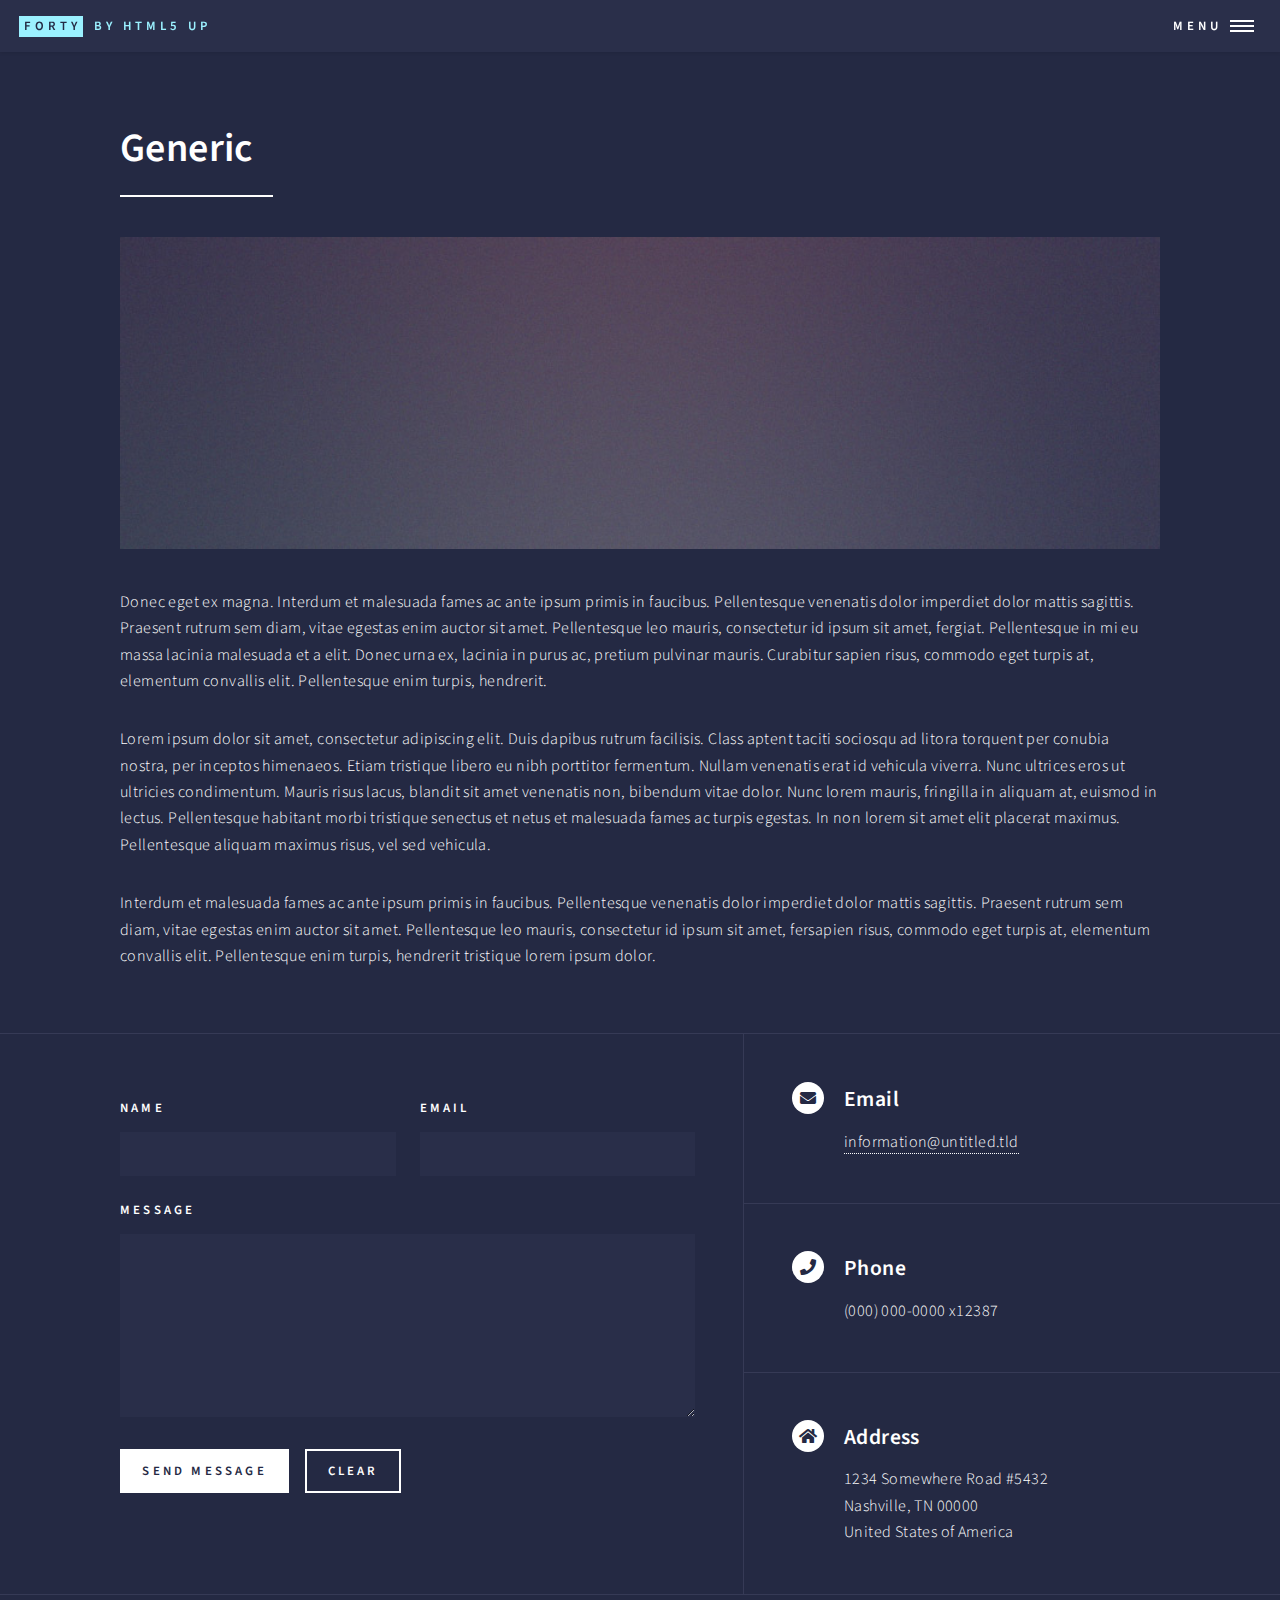
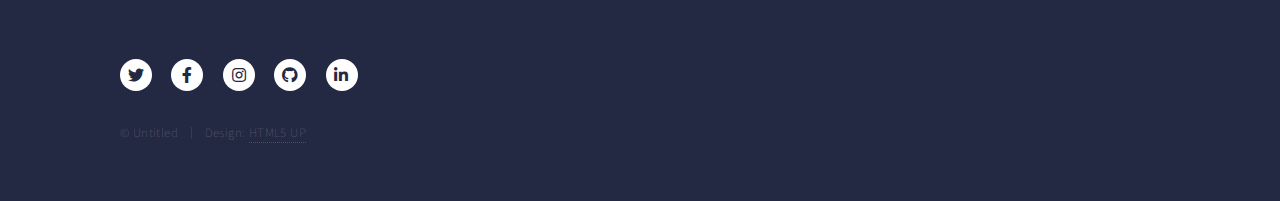
<file: generic.html>
<!DOCTYPE HTML>
<!--
	Forty by HTML5 UP
	html5up.net | @ajlkn
	Free for personal and commercial use under the CCA 3.0 license (html5up.net/license)
-->
<html>
	<head>
		<title>Generic - Forty by HTML5 UP</title>
		<meta charset="utf-8" />
		<meta name="viewport" content="width=device-width, initial-scale=1, user-scalable=no" />
		<link rel="stylesheet" href="assets/css/main.css" />
		<noscript><link rel="stylesheet" href="assets/css/noscript.css" /></noscript>
	</head>
	<body class="is-preload">

		<!-- Wrapper -->
			<div id="wrapper">

				<!-- Header -->
					<header id="header">
						<a href="index.html" class="logo"><strong>Forty</strong> <span>by HTML5 UP</span></a>
						<nav>
							<a href="#menu">Menu</a>
						</nav>
					</header>

				<!-- Menu -->
					<nav id="menu">
						<ul class="links">
							<li><a href="index.html">Home</a></li>
							<li><a href="landing.html">Landing</a></li>
							<li><a href="generic.html">Generic</a></li>
							<li><a href="elements.html">Elements</a></li>
						</ul>
						<ul class="actions stacked">
							<li><a href="#" class="button primary fit">Get Started</a></li>
							<li><a href="#" class="button fit">Log In</a></li>
						</ul>
					</nav>

				<!-- Main -->
					<div id="main" class="alt">

						<!-- One -->
							<section id="one">
								<div class="inner">
									<header class="major">
										<h1>Generic</h1>
									</header>
									<span class="image main"><img src="images/pic11.jpg" alt="" /></span>
									<p>Donec eget ex magna. Interdum et malesuada fames ac ante ipsum primis in faucibus. Pellentesque venenatis dolor imperdiet dolor mattis sagittis. Praesent rutrum sem diam, vitae egestas enim auctor sit amet. Pellentesque leo mauris, consectetur id ipsum sit amet, fergiat. Pellentesque in mi eu massa lacinia malesuada et a elit. Donec urna ex, lacinia in purus ac, pretium pulvinar mauris. Curabitur sapien risus, commodo eget turpis at, elementum convallis elit. Pellentesque enim turpis, hendrerit.</p>
									<p>Lorem ipsum dolor sit amet, consectetur adipiscing elit. Duis dapibus rutrum facilisis. Class aptent taciti sociosqu ad litora torquent per conubia nostra, per inceptos himenaeos. Etiam tristique libero eu nibh porttitor fermentum. Nullam venenatis erat id vehicula viverra. Nunc ultrices eros ut ultricies condimentum. Mauris risus lacus, blandit sit amet venenatis non, bibendum vitae dolor. Nunc lorem mauris, fringilla in aliquam at, euismod in lectus. Pellentesque habitant morbi tristique senectus et netus et malesuada fames ac turpis egestas. In non lorem sit amet elit placerat maximus. Pellentesque aliquam maximus risus, vel sed vehicula.</p>
									<p>Interdum et malesuada fames ac ante ipsum primis in faucibus. Pellentesque venenatis dolor imperdiet dolor mattis sagittis. Praesent rutrum sem diam, vitae egestas enim auctor sit amet. Pellentesque leo mauris, consectetur id ipsum sit amet, fersapien risus, commodo eget turpis at, elementum convallis elit. Pellentesque enim turpis, hendrerit tristique lorem ipsum dolor.</p>
								</div>
							</section>

					</div>

				<!-- Contact -->
					<section id="contact">
						<div class="inner">
							<section>
								<form method="post" action="#">
									<div class="fields">
										<div class="field half">
											<label for="name">Name</label>
											<input type="text" name="name" id="name" />
										</div>
										<div class="field half">
											<label for="email">Email</label>
											<input type="text" name="email" id="email" />
										</div>
										<div class="field">
											<label for="message">Message</label>
											<textarea name="message" id="message" rows="6"></textarea>
										</div>
									</div>
									<ul class="actions">
										<li><input type="submit" value="Send Message" class="primary" /></li>
										<li><input type="reset" value="Clear" /></li>
									</ul>
								</form>
							</section>
							<section class="split">
								<section>
									<div class="contact-method">
										<span class="icon solid alt fa-envelope"></span>
										<h3>Email</h3>
										<a href="#">information@untitled.tld</a>
									</div>
								</section>
								<section>
									<div class="contact-method">
										<span class="icon solid alt fa-phone"></span>
										<h3>Phone</h3>
										<span>(000) 000-0000 x12387</span>
									</div>
								</section>
								<section>
									<div class="contact-method">
										<span class="icon solid alt fa-home"></span>
										<h3>Address</h3>
										<span>1234 Somewhere Road #5432<br />
										Nashville, TN 00000<br />
										United States of America</span>
									</div>
								</section>
							</section>
						</div>
					</section>

				<!-- Footer -->
					<footer id="footer">
						<div class="inner">
							<ul class="icons">
								<li><a href="#" class="icon brands alt fa-twitter"><span class="label">Twitter</span></a></li>
								<li><a href="#" class="icon brands alt fa-facebook-f"><span class="label">Facebook</span></a></li>
								<li><a href="#" class="icon brands alt fa-instagram"><span class="label">Instagram</span></a></li>
								<li><a href="#" class="icon brands alt fa-github"><span class="label">GitHub</span></a></li>
								<li><a href="#" class="icon brands alt fa-linkedin-in"><span class="label">LinkedIn</span></a></li>
							</ul>
							<ul class="copyright">
								<li>&copy; Untitled</li><li>Design: <a href="https://html5up.net">HTML5 UP</a></li>
							</ul>
						</div>
					</footer>

			</div>

		<!-- Scripts -->
			<script src="assets/js/jquery.min.js"></script>
			<script src="assets/js/jquery.scrolly.min.js"></script>
			<script src="assets/js/jquery.scrollex.min.js"></script>
			<script src="assets/js/browser.min.js"></script>
			<script src="assets/js/breakpoints.min.js"></script>
			<script src="assets/js/util.js"></script>
			<script src="assets/js/main.js"></script>

	</body>
</html>
</file>
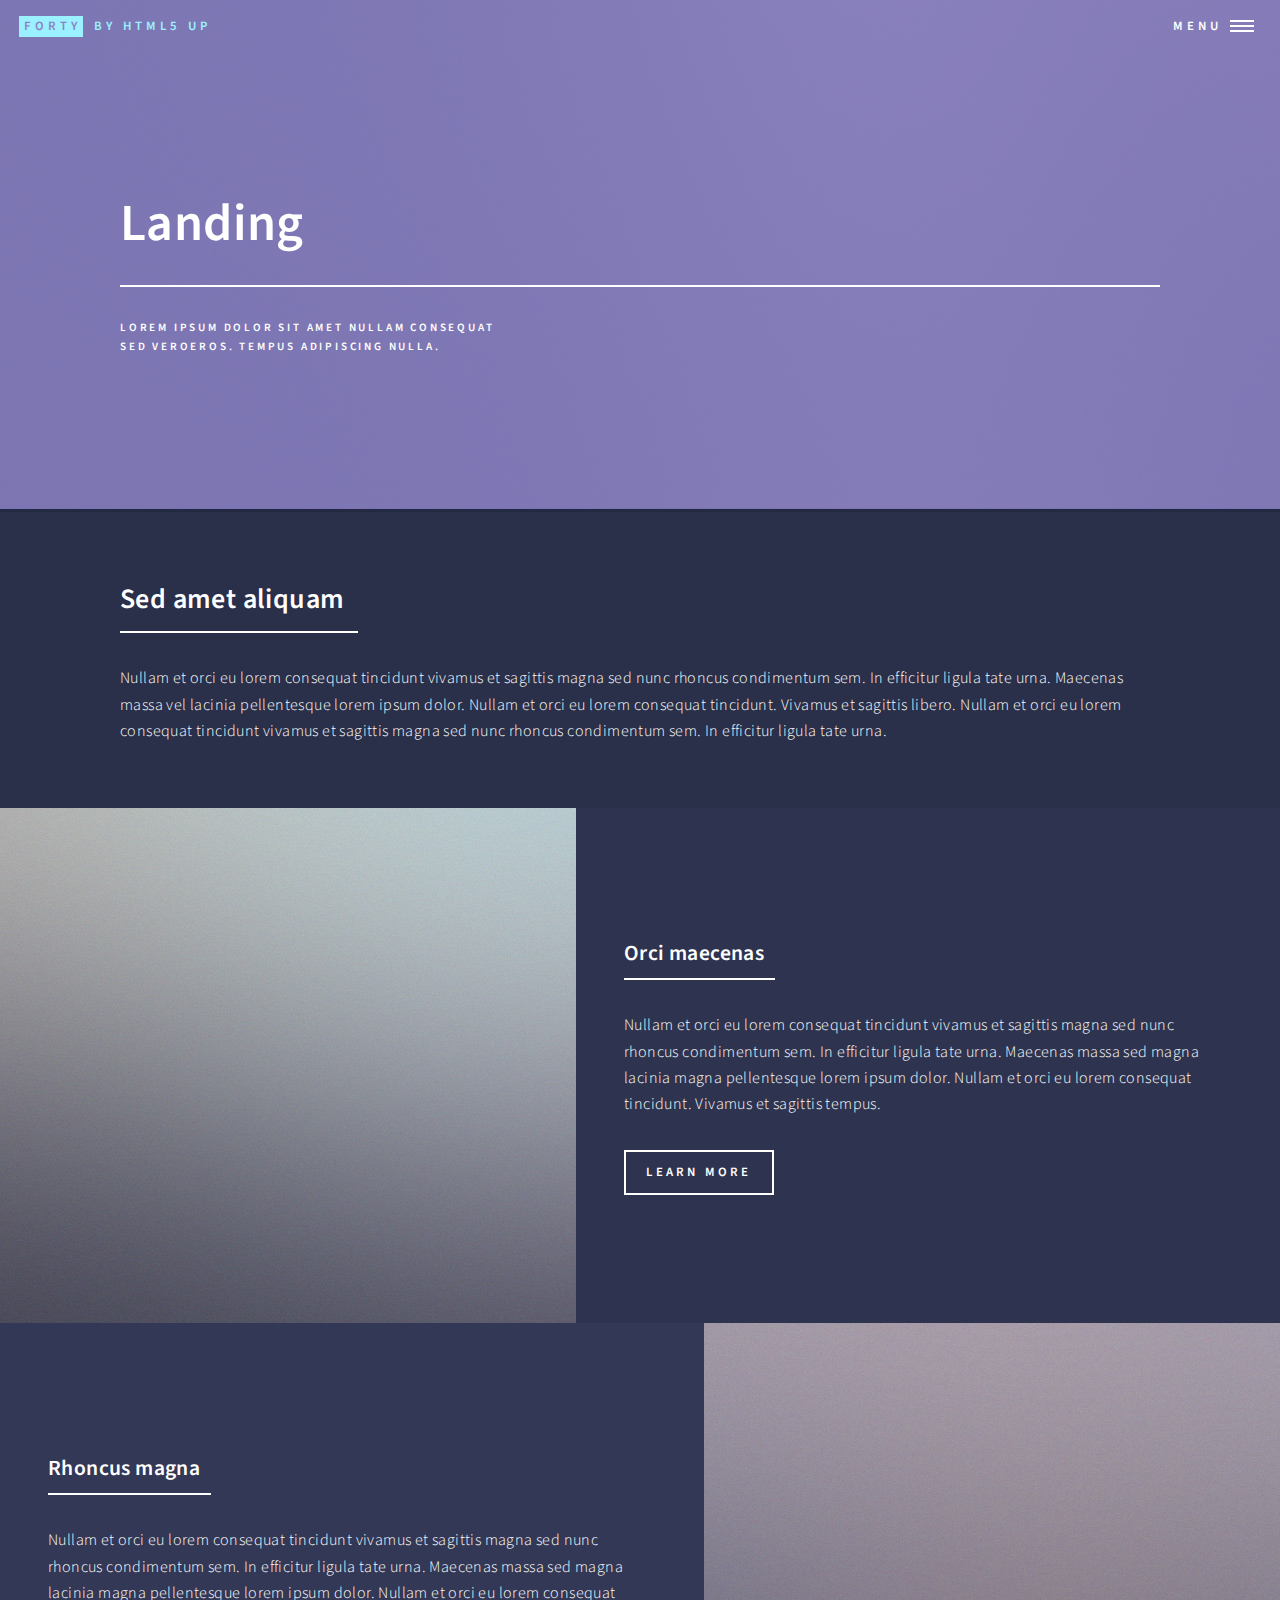
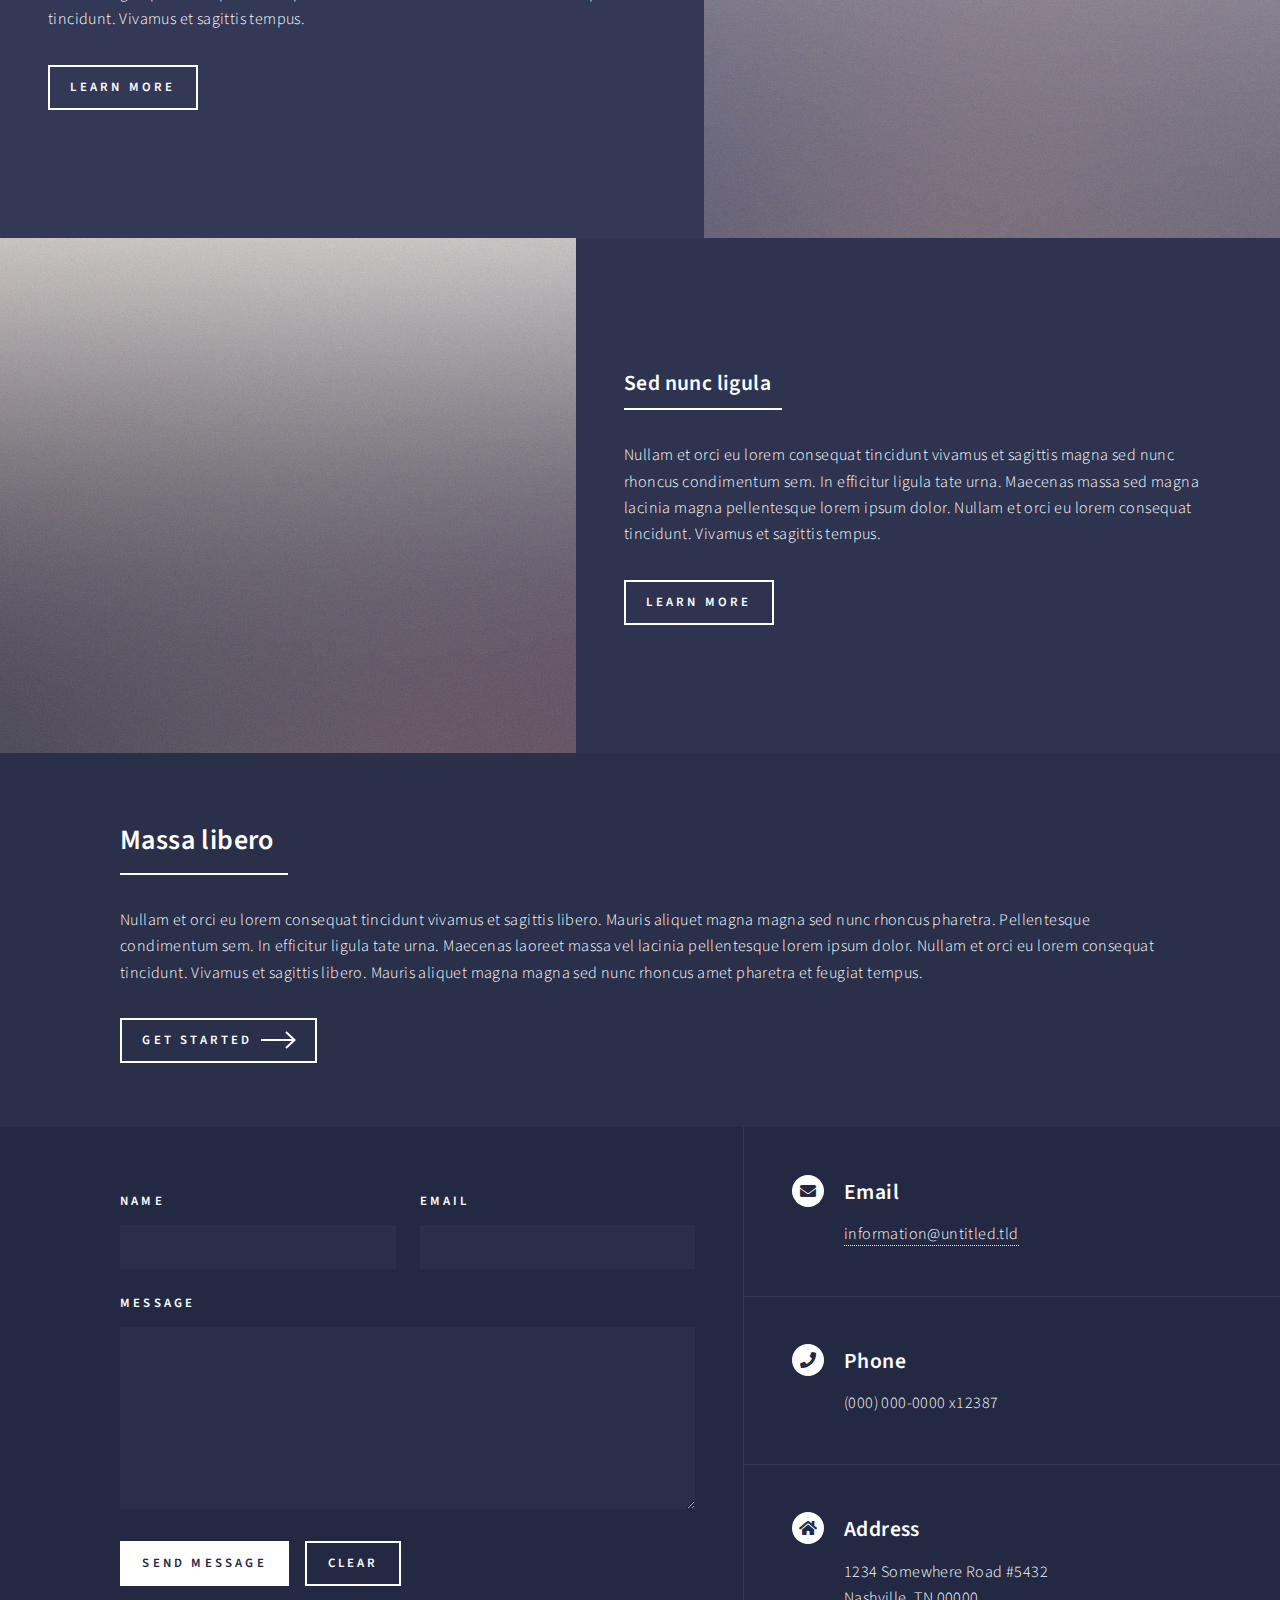
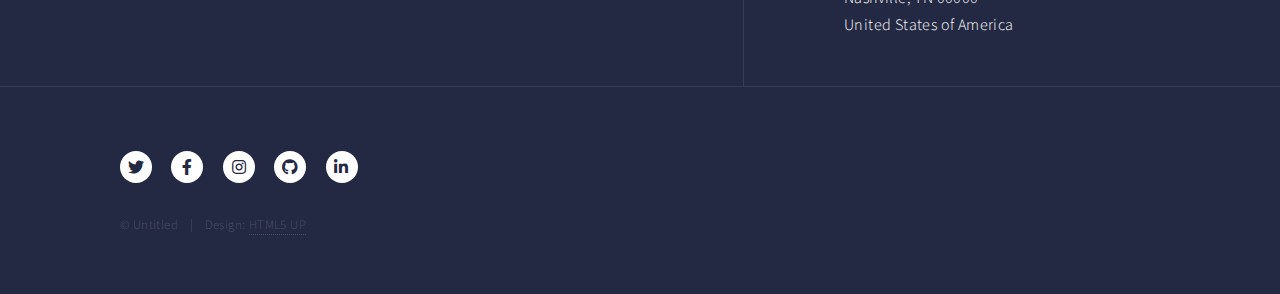
<file: landing.html>
<!DOCTYPE HTML>
<!--
	Forty by HTML5 UP
	html5up.net | @ajlkn
	Free for personal and commercial use under the CCA 3.0 license (html5up.net/license)
-->
<html>
	<head>
		<title>Landing - Forty by HTML5 UP</title>
		<meta charset="utf-8" />
		<meta name="viewport" content="width=device-width, initial-scale=1, user-scalable=no" />
		<link rel="stylesheet" href="assets/css/main.css" />
		<noscript><link rel="stylesheet" href="assets/css/noscript.css" /></noscript>
	</head>
	<body class="is-preload">

		<!-- Wrapper -->
			<div id="wrapper">

				<!-- Header -->
				<!-- Note: The "styleN" class below should match that of the banner element. -->
					<header id="header" class="alt style2">
						<a href="index.html" class="logo"><strong>Forty</strong> <span>by HTML5 UP</span></a>
						<nav>
							<a href="#menu">Menu</a>
						</nav>
					</header>

				<!-- Menu -->
					<nav id="menu">
						<ul class="links">
							<li><a href="index.html">Home</a></li>
							<li><a href="landing.html">Landing</a></li>
							<li><a href="generic.html">Generic</a></li>
							<li><a href="elements.html">Elements</a></li>
						</ul>
						<ul class="actions stacked">
							<li><a href="#" class="button primary fit">Get Started</a></li>
							<li><a href="#" class="button fit">Log In</a></li>
						</ul>
					</nav>

				<!-- Banner -->
				<!-- Note: The "styleN" class below should match that of the header element. -->
					<section id="banner" class="style2">
						<div class="inner">
							<span class="image">
								<img src="images/pic07.jpg" alt="" />
							</span>
							<header class="major">
								<h1>Landing</h1>
							</header>
							<div class="content">
								<p>Lorem ipsum dolor sit amet nullam consequat<br />
								sed veroeros. tempus adipiscing nulla.</p>
							</div>
						</div>
					</section>

				<!-- Main -->
					<div id="main">

						<!-- One -->
							<section id="one">
								<div class="inner">
									<header class="major">
										<h2>Sed amet aliquam</h2>
									</header>
									<p>Nullam et orci eu lorem consequat tincidunt vivamus et sagittis magna sed nunc rhoncus condimentum sem. In efficitur ligula tate urna. Maecenas massa vel lacinia pellentesque lorem ipsum dolor. Nullam et orci eu lorem consequat tincidunt. Vivamus et sagittis libero. Nullam et orci eu lorem consequat tincidunt vivamus et sagittis magna sed nunc rhoncus condimentum sem. In efficitur ligula tate urna.</p>
								</div>
							</section>

						<!-- Two -->
							<section id="two" class="spotlights">
								<section>
									<a href="generic.html" class="image">
										<img src="images/pic08.jpg" alt="" data-position="center center" />
									</a>
									<div class="content">
										<div class="inner">
											<header class="major">
												<h3>Orci maecenas</h3>
											</header>
											<p>Nullam et orci eu lorem consequat tincidunt vivamus et sagittis magna sed nunc rhoncus condimentum sem. In efficitur ligula tate urna. Maecenas massa sed magna lacinia magna pellentesque lorem ipsum dolor. Nullam et orci eu lorem consequat tincidunt. Vivamus et sagittis tempus.</p>
											<ul class="actions">
												<li><a href="generic.html" class="button">Learn more</a></li>
											</ul>
										</div>
									</div>
								</section>
								<section>
									<a href="generic.html" class="image">
										<img src="images/pic09.jpg" alt="" data-position="top center" />
									</a>
									<div class="content">
										<div class="inner">
											<header class="major">
												<h3>Rhoncus magna</h3>
											</header>
											<p>Nullam et orci eu lorem consequat tincidunt vivamus et sagittis magna sed nunc rhoncus condimentum sem. In efficitur ligula tate urna. Maecenas massa sed magna lacinia magna pellentesque lorem ipsum dolor. Nullam et orci eu lorem consequat tincidunt. Vivamus et sagittis tempus.</p>
											<ul class="actions">
												<li><a href="generic.html" class="button">Learn more</a></li>
											</ul>
										</div>
									</div>
								</section>
								<section>
									<a href="generic.html" class="image">
										<img src="images/pic10.jpg" alt="" data-position="25% 25%" />
									</a>
									<div class="content">
										<div class="inner">
											<header class="major">
												<h3>Sed nunc ligula</h3>
											</header>
											<p>Nullam et orci eu lorem consequat tincidunt vivamus et sagittis magna sed nunc rhoncus condimentum sem. In efficitur ligula tate urna. Maecenas massa sed magna lacinia magna pellentesque lorem ipsum dolor. Nullam et orci eu lorem consequat tincidunt. Vivamus et sagittis tempus.</p>
											<ul class="actions">
												<li><a href="generic.html" class="button">Learn more</a></li>
											</ul>
										</div>
									</div>
								</section>
							</section>

						<!-- Three -->
							<section id="three">
								<div class="inner">
									<header class="major">
										<h2>Massa libero</h2>
									</header>
									<p>Nullam et orci eu lorem consequat tincidunt vivamus et sagittis libero. Mauris aliquet magna magna sed nunc rhoncus pharetra. Pellentesque condimentum sem. In efficitur ligula tate urna. Maecenas laoreet massa vel lacinia pellentesque lorem ipsum dolor. Nullam et orci eu lorem consequat tincidunt. Vivamus et sagittis libero. Mauris aliquet magna magna sed nunc rhoncus amet pharetra et feugiat tempus.</p>
									<ul class="actions">
										<li><a href="generic.html" class="button next">Get Started</a></li>
									</ul>
								</div>
							</section>

					</div>

				<!-- Contact -->
					<section id="contact">
						<div class="inner">
							<section>
								<form method="post" action="#">
									<div class="fields">
										<div class="field half">
											<label for="name">Name</label>
											<input type="text" name="name" id="name" />
										</div>
										<div class="field half">
											<label for="email">Email</label>
											<input type="text" name="email" id="email" />
										</div>
										<div class="field">
											<label for="message">Message</label>
											<textarea name="message" id="message" rows="6"></textarea>
										</div>
									</div>
									<ul class="actions">
										<li><input type="submit" value="Send Message" class="primary" /></li>
										<li><input type="reset" value="Clear" /></li>
									</ul>
								</form>
							</section>
							<section class="split">
								<section>
									<div class="contact-method">
										<span class="icon solid alt fa-envelope"></span>
										<h3>Email</h3>
										<a href="#">information@untitled.tld</a>
									</div>
								</section>
								<section>
									<div class="contact-method">
										<span class="icon solid alt fa-phone"></span>
										<h3>Phone</h3>
										<span>(000) 000-0000 x12387</span>
									</div>
								</section>
								<section>
									<div class="contact-method">
										<span class="icon solid alt fa-home"></span>
										<h3>Address</h3>
										<span>1234 Somewhere Road #5432<br />
										Nashville, TN 00000<br />
										United States of America</span>
									</div>
								</section>
							</section>
						</div>
					</section>

				<!-- Footer -->
					<footer id="footer">
						<div class="inner">
							<ul class="icons">
								<li><a href="#" class="icon brands alt fa-twitter"><span class="label">Twitter</span></a></li>
								<li><a href="#" class="icon brands alt fa-facebook-f"><span class="label">Facebook</span></a></li>
								<li><a href="#" class="icon brands alt fa-instagram"><span class="label">Instagram</span></a></li>
								<li><a href="#" class="icon brands alt fa-github"><span class="label">GitHub</span></a></li>
								<li><a href="#" class="icon brands alt fa-linkedin-in"><span class="label">LinkedIn</span></a></li>
							</ul>
							<ul class="copyright">
								<li>&copy; Untitled</li><li>Design: <a href="https://html5up.net">HTML5 UP</a></li>
							</ul>
						</div>
					</footer>

			</div>

		<!-- Scripts -->
			<script src="assets/js/jquery.min.js"></script>
			<script src="assets/js/jquery.scrolly.min.js"></script>
			<script src="assets/js/jquery.scrollex.min.js"></script>
			<script src="assets/js/browser.min.js"></script>
			<script src="assets/js/breakpoints.min.js"></script>
			<script src="assets/js/util.js"></script>
			<script src="assets/js/main.js"></script>

	</body>
</html>
</file>
<file: assets/css/noscript.css>
/*
	Forty by HTML5 UP
	html5up.net | @ajlkn
	Free for personal and commercial use under the CCA 3.0 license (html5up.net/license)
*/

/* Banner */

	body.is-preload #banner:after {
		opacity: 0.85;
	}

	body.is-preload #banner > .inner {
		-moz-filter: none;
		-webkit-filter: none;
		-ms-filter: none;
		filter: none;
		-moz-transform: none;
		-webkit-transform: none;
		-ms-transform: none;
		transform: none;
		opacity: 1;
	}
</file>
<file: assets/css/main.css>
@import url(fontawesome-all.min.css);
@import url('https://fonts.googleapis.com/css?family=Source+Sans+Pro:300,300italic,600,600italic');

/*
	Forty by HTML5 UP
	html5up.net | @ajlkn
	Free for personal and commercial use under the CCA 3.0 license (html5up.net/license)
*/

html,
body,
div,
span,
applet,
object,
iframe,
h1,
h2,
h3,
h4,
h5,
h6,
p,
blockquote,
pre,
a,
abbr,
acronym,
address,
big,
cite,
code,
del,
dfn,
em,
img,
ins,
kbd,
q,
s,
samp,
small,
strike,
strong,
sub,
sup,
tt,
var,
b,
u,
i,
center,
dl,
dt,
dd,
ol,
ul,
li,
fieldset,
form,
label,
legend,
table,
caption,
tbody,
tfoot,
thead,
tr,
th,
td,
article,
aside,
canvas,
details,
embed,
figure,
figcaption,
footer,
header,
hgroup,
menu,
nav,
output,
ruby,
section,
summary,
time,
mark,
audio,
video {
  margin: 0;
  padding: 0;
  border: 0;
  font-size: 100%;
  font: inherit;
  vertical-align: baseline;
}

article,
aside,
details,
figcaption,
figure,
footer,
header,
hgroup,
menu,
nav,
section {
  display: block;
}

body {
  line-height: 1;
}

ol,
ul {
  list-style: none;
}

blockquote,
q {
  quotes: none;
}

blockquote:before,
blockquote:after,
q:before,
q:after {
  content: '';
  content: none;
}

table {
  border-collapse: collapse;
  border-spacing: 0;
}

body {
  -webkit-text-size-adjust: none;
}

mark {
  background-color: transparent;
  color: inherit;
}

input::-moz-focus-inner {
  border: 0;
  padding: 0;
}

input,
select,
textarea {
  -moz-appearance: none;
  -webkit-appearance: none;
  -ms-appearance: none;
  appearance: none;
}

/* Basic */

@-ms-viewport {
  width: device-width;
}

body {
  -ms-overflow-style: scrollbar;
}

@media screen and (max-width: 480px) {
  html,
  body {
    min-width: 320px;
  }
}

html {
  box-sizing: border-box;
}

*,
*:before,
*:after {
  box-sizing: inherit;
}

body {
  background: #242943;
}

body.is-preload *,
body.is-preload *:before,
body.is-preload *:after {
  -moz-animation: none !important;
  -webkit-animation: none !important;
  -ms-animation: none !important;
  animation: none !important;
  -moz-transition: none !important;
  -webkit-transition: none !important;
  -ms-transition: none !important;
  transition: none !important;
}

/* Type */

body,
input,
select,
textarea {
  color: #ffffff;
  font-family: 'Source Sans Pro', Helvetica, sans-serif;
  font-size: 17pt;
  font-weight: 300;
  letter-spacing: 0.025em;
  line-height: 1.65;
}

@media screen and (max-width: 1680px) {
  body,
  input,
  select,
  textarea {
    font-size: 14pt;
  }
}

@media screen and (max-width: 1280px) {
  body,
  input,
  select,
  textarea {
    font-size: 12pt;
  }
}

@media screen and (max-width: 360px) {
  body,
  input,
  select,
  textarea {
    font-size: 11pt;
  }
}

a {
  -moz-transition: color 0.2s ease-in-out, border-bottom-color 0.2s ease-in-out;
  -webkit-transition: color 0.2s ease-in-out,
    border-bottom-color 0.2s ease-in-out;
  -ms-transition: color 0.2s ease-in-out, border-bottom-color 0.2s ease-in-out;
  transition: color 0.2s ease-in-out, border-bottom-color 0.2s ease-in-out;
  border-bottom: dotted 1px;
  color: inherit;
  text-decoration: none;
}

a:hover {
  border-bottom-color: transparent;
  color: #9bf1ff !important;
}

a:active {
  color: #53e3fb !important;
}

strong,
b {
  color: #ffffff;
  font-weight: 600;
}

em,
i {
  font-style: italic;
}

p {
  margin: 0 0 2em 0;
}

h1,
h2,
h3,
h4,
h5,
h6 {
  color: #ffffff;
  font-weight: 600;
  line-height: 1.65;
  margin: 0 0 1em 0;
}

h1 a,
h2 a,
h3 a,
h4 a,
h5 a,
h6 a {
  color: inherit;
  border-bottom: 0;
}

h1 {
  font-size: 2.5em;
}

h2 {
  font-size: 1.75em;
}

h3 {
  font-size: 1.35em;
}

h4 {
  font-size: 1.1em;
}

h5 {
  font-size: 0.9em;
}

h6 {
  font-size: 0.7em;
}

@media screen and (max-width: 736px) {
  h1 {
    font-size: 2em;
  }

  h2 {
    font-size: 1.5em;
  }

  h3 {
    font-size: 1.25em;
  }
}

sub {
  font-size: 0.8em;
  position: relative;
  top: 0.5em;
}

sup {
  font-size: 0.8em;
  position: relative;
  top: -0.5em;
}

blockquote {
  border-left: solid 4px rgba(212, 212, 255, 0.1);
  font-style: italic;
  margin: 0 0 2em 0;
  padding: 0.5em 0 0.5em 2em;
}

code {
  background: rgba(212, 212, 255, 0.035);
  font-family: 'Courier New', monospace;
  font-size: 0.9em;
  margin: 0 0.25em;
  padding: 0.25em 0.65em;
}

pre {
  -webkit-overflow-scrolling: touch;
  font-family: 'Courier New', monospace;
  font-size: 0.9em;
  margin: 0 0 2em 0;
}

pre code {
  display: block;
  line-height: 1.75;
  padding: 1em 1.5em;
  overflow-x: auto;
}

hr {
  border: 0;
  border-bottom: solid 1px rgba(212, 212, 255, 0.1);
  margin: 2em 0;
}

hr.major {
  margin: 3em 0;
}

.align-left {
  text-align: left;
}

.align-center {
  text-align: center;
}

.align-right {
  text-align: right;
}

/* Row */

.row {
  display: flex;
  flex-wrap: wrap;
  box-sizing: border-box;
  align-items: stretch;
}

.row > * {
  box-sizing: border-box;
}

.row.gtr-uniform > * > :last-child {
  margin-bottom: 0;
}

.row.aln-left {
  justify-content: flex-start;
}

.row.aln-center {
  justify-content: center;
}

.row.aln-right {
  justify-content: flex-end;
}

.row.aln-top {
  align-items: flex-start;
}

.row.aln-middle {
  align-items: center;
}

.row.aln-bottom {
  align-items: flex-end;
}

.row > .imp {
  order: -1;
}

.row > .col-1 {
  width: 8.33333%;
}

.row > .off-1 {
  margin-left: 8.33333%;
}

.row > .col-2 {
  width: 16.66667%;
}

.row > .off-2 {
  margin-left: 16.66667%;
}

.row > .col-3 {
  width: 25%;
}

.row > .off-3 {
  margin-left: 25%;
}

.row > .col-4 {
  width: 33.33333%;
}

.row > .off-4 {
  margin-left: 33.33333%;
}

.row > .col-5 {
  width: 41.66667%;
}

.row > .off-5 {
  margin-left: 41.66667%;
}

.row > .col-6 {
  width: 50%;
}

.row > .off-6 {
  margin-left: 50%;
}

.row > .col-7 {
  width: 58.33333%;
}

.row > .off-7 {
  margin-left: 58.33333%;
}

.row > .col-8 {
  width: 66.66667%;
}

.row > .off-8 {
  margin-left: 66.66667%;
}

.row > .col-9 {
  width: 75%;
}

.row > .off-9 {
  margin-left: 75%;
}

.row > .col-10 {
  width: 83.33333%;
}

.row > .off-10 {
  margin-left: 83.33333%;
}

.row > .col-11 {
  width: 91.66667%;
}

.row > .off-11 {
  margin-left: 91.66667%;
}

.row > .col-12 {
  width: 100%;
}

.row > .off-12 {
  margin-left: 100%;
}

.row.gtr-0 {
  margin-top: 0;
  margin-left: 0em;
}

.row.gtr-0 > * {
  padding: 0 0 0 0em;
}

.row.gtr-0.gtr-uniform {
  margin-top: 0em;
}

.row.gtr-0.gtr-uniform > * {
  padding-top: 0em;
}

.row.gtr-25 {
  margin-top: 0;
  margin-left: -0.5em;
}

.row.gtr-25 > * {
  padding: 0 0 0 0.5em;
}

.row.gtr-25.gtr-uniform {
  margin-top: -0.5em;
}

.row.gtr-25.gtr-uniform > * {
  padding-top: 0.5em;
}

.row.gtr-50 {
  margin-top: 0;
  margin-left: -1em;
}

.row.gtr-50 > * {
  padding: 0 0 0 1em;
}

.row.gtr-50.gtr-uniform {
  margin-top: -1em;
}

.row.gtr-50.gtr-uniform > * {
  padding-top: 1em;
}

.row {
  margin-top: 0;
  margin-left: -2em;
}

.row > * {
  padding: 0 0 0 2em;
}

.row.gtr-uniform {
  margin-top: -2em;
}

.row.gtr-uniform > * {
  padding-top: 2em;
}

.row.gtr-150 {
  margin-top: 0;
  margin-left: -3em;
}

.row.gtr-150 > * {
  padding: 0 0 0 3em;
}

.row.gtr-150.gtr-uniform {
  margin-top: -3em;
}

.row.gtr-150.gtr-uniform > * {
  padding-top: 3em;
}

.row.gtr-200 {
  margin-top: 0;
  margin-left: -4em;
}

.row.gtr-200 > * {
  padding: 0 0 0 4em;
}

.row.gtr-200.gtr-uniform {
  margin-top: -4em;
}

.row.gtr-200.gtr-uniform > * {
  padding-top: 4em;
}

@media screen and (max-width: 1680px) {
  .row {
    display: flex;
    flex-wrap: wrap;
    box-sizing: border-box;
    align-items: stretch;
  }

  .row > * {
    box-sizing: border-box;
  }

  .row.gtr-uniform > * > :last-child {
    margin-bottom: 0;
  }

  .row.aln-left {
    justify-content: flex-start;
  }

  .row.aln-center {
    justify-content: center;
  }

  .row.aln-right {
    justify-content: flex-end;
  }

  .row.aln-top {
    align-items: flex-start;
  }

  .row.aln-middle {
    align-items: center;
  }

  .row.aln-bottom {
    align-items: flex-end;
  }

  .row > .imp-xlarge {
    order: -1;
  }

  .row > .col-1-xlarge {
    width: 8.33333%;
  }

  .row > .off-1-xlarge {
    margin-left: 8.33333%;
  }

  .row > .col-2-xlarge {
    width: 16.66667%;
  }

  .row > .off-2-xlarge {
    margin-left: 16.66667%;
  }

  .row > .col-3-xlarge {
    width: 25%;
  }

  .row > .off-3-xlarge {
    margin-left: 25%;
  }

  .row > .col-4-xlarge {
    width: 33.33333%;
  }

  .row > .off-4-xlarge {
    margin-left: 33.33333%;
  }

  .row > .col-5-xlarge {
    width: 41.66667%;
  }

  .row > .off-5-xlarge {
    margin-left: 41.66667%;
  }

  .row > .col-6-xlarge {
    width: 50%;
  }

  .row > .off-6-xlarge {
    margin-left: 50%;
  }

  .row > .col-7-xlarge {
    width: 58.33333%;
  }

  .row > .off-7-xlarge {
    margin-left: 58.33333%;
  }

  .row > .col-8-xlarge {
    width: 66.66667%;
  }

  .row > .off-8-xlarge {
    margin-left: 66.66667%;
  }

  .row > .col-9-xlarge {
    width: 75%;
  }

  .row > .off-9-xlarge {
    margin-left: 75%;
  }

  .row > .col-10-xlarge {
    width: 83.33333%;
  }

  .row > .off-10-xlarge {
    margin-left: 83.33333%;
  }

  .row > .col-11-xlarge {
    width: 91.66667%;
  }

  .row > .off-11-xlarge {
    margin-left: 91.66667%;
  }

  .row > .col-12-xlarge {
    width: 100%;
  }

  .row > .off-12-xlarge {
    margin-left: 100%;
  }

  .row.gtr-0 {
    margin-top: 0;
    margin-left: 0em;
  }

  .row.gtr-0 > * {
    padding: 0 0 0 0em;
  }

  .row.gtr-0.gtr-uniform {
    margin-top: 0em;
  }

  .row.gtr-0.gtr-uniform > * {
    padding-top: 0em;
  }

  .row.gtr-25 {
    margin-top: 0;
    margin-left: -0.5em;
  }

  .row.gtr-25 > * {
    padding: 0 0 0 0.5em;
  }

  .row.gtr-25.gtr-uniform {
    margin-top: -0.5em;
  }

  .row.gtr-25.gtr-uniform > * {
    padding-top: 0.5em;
  }

  .row.gtr-50 {
    margin-top: 0;
    margin-left: -1em;
  }

  .row.gtr-50 > * {
    padding: 0 0 0 1em;
  }

  .row.gtr-50.gtr-uniform {
    margin-top: -1em;
  }

  .row.gtr-50.gtr-uniform > * {
    padding-top: 1em;
  }

  .row {
    margin-top: 0;
    margin-left: -2em;
  }

  .row > * {
    padding: 0 0 0 2em;
  }

  .row.gtr-uniform {
    margin-top: -2em;
  }

  .row.gtr-uniform > * {
    padding-top: 2em;
  }

  .row.gtr-150 {
    margin-top: 0;
    margin-left: -3em;
  }

  .row.gtr-150 > * {
    padding: 0 0 0 3em;
  }

  .row.gtr-150.gtr-uniform {
    margin-top: -3em;
  }

  .row.gtr-150.gtr-uniform > * {
    padding-top: 3em;
  }

  .row.gtr-200 {
    margin-top: 0;
    margin-left: -4em;
  }

  .row.gtr-200 > * {
    padding: 0 0 0 4em;
  }

  .row.gtr-200.gtr-uniform {
    margin-top: -4em;
  }

  .row.gtr-200.gtr-uniform > * {
    padding-top: 4em;
  }
}

@media screen and (max-width: 1280px) {
  .row {
    display: flex;
    flex-wrap: wrap;
    box-sizing: border-box;
    align-items: stretch;
  }

  .row > * {
    box-sizing: border-box;
  }

  .row.gtr-uniform > * > :last-child {
    margin-bottom: 0;
  }

  .row.aln-left {
    justify-content: flex-start;
  }

  .row.aln-center {
    justify-content: center;
  }

  .row.aln-right {
    justify-content: flex-end;
  }

  .row.aln-top {
    align-items: flex-start;
  }

  .row.aln-middle {
    align-items: center;
  }

  .row.aln-bottom {
    align-items: flex-end;
  }

  .row > .imp-large {
    order: -1;
  }

  .row > .col-1-large {
    width: 8.33333%;
  }

  .row > .off-1-large {
    margin-left: 8.33333%;
  }

  .row > .col-2-large {
    width: 16.66667%;
  }

  .row > .off-2-large {
    margin-left: 16.66667%;
  }

  .row > .col-3-large {
    width: 25%;
  }

  .row > .off-3-large {
    margin-left: 25%;
  }

  .row > .col-4-large {
    width: 33.33333%;
  }

  .row > .off-4-large {
    margin-left: 33.33333%;
  }

  .row > .col-5-large {
    width: 41.66667%;
  }

  .row > .off-5-large {
    margin-left: 41.66667%;
  }

  .row > .col-6-large {
    width: 50%;
  }

  .row > .off-6-large {
    margin-left: 50%;
  }

  .row > .col-7-large {
    width: 58.33333%;
  }

  .row > .off-7-large {
    margin-left: 58.33333%;
  }

  .row > .col-8-large {
    width: 66.66667%;
  }

  .row > .off-8-large {
    margin-left: 66.66667%;
  }

  .row > .col-9-large {
    width: 75%;
  }

  .row > .off-9-large {
    margin-left: 75%;
  }

  .row > .col-10-large {
    width: 83.33333%;
  }

  .row > .off-10-large {
    margin-left: 83.33333%;
  }

  .row > .col-11-large {
    width: 91.66667%;
  }

  .row > .off-11-large {
    margin-left: 91.66667%;
  }

  .row > .col-12-large {
    width: 100%;
  }

  .row > .off-12-large {
    margin-left: 100%;
  }

  .row.gtr-0 {
    margin-top: 0;
    margin-left: 0em;
  }

  .row.gtr-0 > * {
    padding: 0 0 0 0em;
  }

  .row.gtr-0.gtr-uniform {
    margin-top: 0em;
  }

  .row.gtr-0.gtr-uniform > * {
    padding-top: 0em;
  }

  .row.gtr-25 {
    margin-top: 0;
    margin-left: -0.375em;
  }

  .row.gtr-25 > * {
    padding: 0 0 0 0.375em;
  }

  .row.gtr-25.gtr-uniform {
    margin-top: -0.375em;
  }

  .row.gtr-25.gtr-uniform > * {
    padding-top: 0.375em;
  }

  .row.gtr-50 {
    margin-top: 0;
    margin-left: -0.75em;
  }

  .row.gtr-50 > * {
    padding: 0 0 0 0.75em;
  }

  .row.gtr-50.gtr-uniform {
    margin-top: -0.75em;
  }

  .row.gtr-50.gtr-uniform > * {
    padding-top: 0.75em;
  }

  .row {
    margin-top: 0;
    margin-left: -1.5em;
  }

  .row > * {
    padding: 0 0 0 1.5em;
  }

  .row.gtr-uniform {
    margin-top: -1.5em;
  }

  .row.gtr-uniform > * {
    padding-top: 1.5em;
  }

  .row.gtr-150 {
    margin-top: 0;
    margin-left: -2.25em;
  }

  .row.gtr-150 > * {
    padding: 0 0 0 2.25em;
  }

  .row.gtr-150.gtr-uniform {
    margin-top: -2.25em;
  }

  .row.gtr-150.gtr-uniform > * {
    padding-top: 2.25em;
  }

  .row.gtr-200 {
    margin-top: 0;
    margin-left: -3em;
  }

  .row.gtr-200 > * {
    padding: 0 0 0 3em;
  }

  .row.gtr-200.gtr-uniform {
    margin-top: -3em;
  }

  .row.gtr-200.gtr-uniform > * {
    padding-top: 3em;
  }
}

@media screen and (max-width: 980px) {
  .row {
    display: flex;
    flex-wrap: wrap;
    box-sizing: border-box;
    align-items: stretch;
  }

  .row > * {
    box-sizing: border-box;
  }

  .row.gtr-uniform > * > :last-child {
    margin-bottom: 0;
  }

  .row.aln-left {
    justify-content: flex-start;
  }

  .row.aln-center {
    justify-content: center;
  }

  .row.aln-right {
    justify-content: flex-end;
  }

  .row.aln-top {
    align-items: flex-start;
  }

  .row.aln-middle {
    align-items: center;
  }

  .row.aln-bottom {
    align-items: flex-end;
  }

  .row > .imp-medium {
    order: -1;
  }

  .row > .col-1-medium {
    width: 8.33333%;
  }

  .row > .off-1-medium {
    margin-left: 8.33333%;
  }

  .row > .col-2-medium {
    width: 16.66667%;
  }

  .row > .off-2-medium {
    margin-left: 16.66667%;
  }

  .row > .col-3-medium {
    width: 25%;
  }

  .row > .off-3-medium {
    margin-left: 25%;
  }

  .row > .col-4-medium {
    width: 33.33333%;
  }

  .row > .off-4-medium {
    margin-left: 33.33333%;
  }

  .row > .col-5-medium {
    width: 41.66667%;
  }

  .row > .off-5-medium {
    margin-left: 41.66667%;
  }

  .row > .col-6-medium {
    width: 50%;
  }

  .row > .off-6-medium {
    margin-left: 50%;
  }

  .row > .col-7-medium {
    width: 58.33333%;
  }

  .row > .off-7-medium {
    margin-left: 58.33333%;
  }

  .row > .col-8-medium {
    width: 66.66667%;
  }

  .row > .off-8-medium {
    margin-left: 66.66667%;
  }

  .row > .col-9-medium {
    width: 75%;
  }

  .row > .off-9-medium {
    margin-left: 75%;
  }

  .row > .col-10-medium {
    width: 83.33333%;
  }

  .row > .off-10-medium {
    margin-left: 83.33333%;
  }

  .row > .col-11-medium {
    width: 91.66667%;
  }

  .row > .off-11-medium {
    margin-left: 91.66667%;
  }

  .row > .col-12-medium {
    width: 100%;
  }

  .row > .off-12-medium {
    margin-left: 100%;
  }

  .row.gtr-0 {
    margin-top: 0;
    margin-left: 0em;
  }

  .row.gtr-0 > * {
    padding: 0 0 0 0em;
  }

  .row.gtr-0.gtr-uniform {
    margin-top: 0em;
  }

  .row.gtr-0.gtr-uniform > * {
    padding-top: 0em;
  }

  .row.gtr-25 {
    margin-top: 0;
    margin-left: -0.375em;
  }

  .row.gtr-25 > * {
    padding: 0 0 0 0.375em;
  }

  .row.gtr-25.gtr-uniform {
    margin-top: -0.375em;
  }

  .row.gtr-25.gtr-uniform > * {
    padding-top: 0.375em;
  }

  .row.gtr-50 {
    margin-top: 0;
    margin-left: -0.75em;
  }

  .row.gtr-50 > * {
    padding: 0 0 0 0.75em;
  }

  .row.gtr-50.gtr-uniform {
    margin-top: -0.75em;
  }

  .row.gtr-50.gtr-uniform > * {
    padding-top: 0.75em;
  }

  .row {
    margin-top: 0;
    margin-left: -1.5em;
  }

  .row > * {
    padding: 0 0 0 1.5em;
  }

  .row.gtr-uniform {
    margin-top: -1.5em;
  }

  .row.gtr-uniform > * {
    padding-top: 1.5em;
  }

  .row.gtr-150 {
    margin-top: 0;
    margin-left: -2.25em;
  }

  .row.gtr-150 > * {
    padding: 0 0 0 2.25em;
  }

  .row.gtr-150.gtr-uniform {
    margin-top: -2.25em;
  }

  .row.gtr-150.gtr-uniform > * {
    padding-top: 2.25em;
  }

  .row.gtr-200 {
    margin-top: 0;
    margin-left: -3em;
  }

  .row.gtr-200 > * {
    padding: 0 0 0 3em;
  }

  .row.gtr-200.gtr-uniform {
    margin-top: -3em;
  }

  .row.gtr-200.gtr-uniform > * {
    padding-top: 3em;
  }
}

@media screen and (max-width: 736px) {
  .row {
    display: flex;
    flex-wrap: wrap;
    box-sizing: border-box;
    align-items: stretch;
  }

  .row > * {
    box-sizing: border-box;
  }

  .row.gtr-uniform > * > :last-child {
    margin-bottom: 0;
  }

  .row.aln-left {
    justify-content: flex-start;
  }

  .row.aln-center {
    justify-content: center;
  }

  .row.aln-right {
    justify-content: flex-end;
  }

  .row.aln-top {
    align-items: flex-start;
  }

  .row.aln-middle {
    align-items: center;
  }

  .row.aln-bottom {
    align-items: flex-end;
  }

  .row > .imp-small {
    order: -1;
  }

  .row > .col-1-small {
    width: 8.33333%;
  }

  .row > .off-1-small {
    margin-left: 8.33333%;
  }

  .row > .col-2-small {
    width: 16.66667%;
  }

  .row > .off-2-small {
    margin-left: 16.66667%;
  }

  .row > .col-3-small {
    width: 25%;
  }

  .row > .off-3-small {
    margin-left: 25%;
  }

  .row > .col-4-small {
    width: 33.33333%;
  }

  .row > .off-4-small {
    margin-left: 33.33333%;
  }

  .row > .col-5-small {
    width: 41.66667%;
  }

  .row > .off-5-small {
    margin-left: 41.66667%;
  }

  .row > .col-6-small {
    width: 50%;
  }

  .row > .off-6-small {
    margin-left: 50%;
  }

  .row > .col-7-small {
    width: 58.33333%;
  }

  .row > .off-7-small {
    margin-left: 58.33333%;
  }

  .row > .col-8-small {
    width: 66.66667%;
  }

  .row > .off-8-small {
    margin-left: 66.66667%;
  }

  .row > .col-9-small {
    width: 75%;
  }

  .row > .off-9-small {
    margin-left: 75%;
  }

  .row > .col-10-small {
    width: 83.33333%;
  }

  .row > .off-10-small {
    margin-left: 83.33333%;
  }

  .row > .col-11-small {
    width: 91.66667%;
  }

  .row > .off-11-small {
    margin-left: 91.66667%;
  }

  .row > .col-12-small {
    width: 100%;
  }

  .row > .off-12-small {
    margin-left: 100%;
  }

  .row.gtr-0 {
    margin-top: 0;
    margin-left: 0em;
  }

  .row.gtr-0 > * {
    padding: 0 0 0 0em;
  }

  .row.gtr-0.gtr-uniform {
    margin-top: 0em;
  }

  .row.gtr-0.gtr-uniform > * {
    padding-top: 0em;
  }

  .row.gtr-25 {
    margin-top: 0;
    margin-left: -0.3125em;
  }

  .row.gtr-25 > * {
    padding: 0 0 0 0.3125em;
  }

  .row.gtr-25.gtr-uniform {
    margin-top: -0.3125em;
  }

  .row.gtr-25.gtr-uniform > * {
    padding-top: 0.3125em;
  }

  .row.gtr-50 {
    margin-top: 0;
    margin-left: -0.625em;
  }

  .row.gtr-50 > * {
    padding: 0 0 0 0.625em;
  }

  .row.gtr-50.gtr-uniform {
    margin-top: -0.625em;
  }

  .row.gtr-50.gtr-uniform > * {
    padding-top: 0.625em;
  }

  .row {
    margin-top: 0;
    margin-left: -1.25em;
  }

  .row > * {
    padding: 0 0 0 1.25em;
  }

  .row.gtr-uniform {
    margin-top: -1.25em;
  }

  .row.gtr-uniform > * {
    padding-top: 1.25em;
  }

  .row.gtr-150 {
    margin-top: 0;
    margin-left: -1.875em;
  }

  .row.gtr-150 > * {
    padding: 0 0 0 1.875em;
  }

  .row.gtr-150.gtr-uniform {
    margin-top: -1.875em;
  }

  .row.gtr-150.gtr-uniform > * {
    padding-top: 1.875em;
  }

  .row.gtr-200 {
    margin-top: 0;
    margin-left: -2.5em;
  }

  .row.gtr-200 > * {
    padding: 0 0 0 2.5em;
  }

  .row.gtr-200.gtr-uniform {
    margin-top: -2.5em;
  }

  .row.gtr-200.gtr-uniform > * {
    padding-top: 2.5em;
  }
}

@media screen and (max-width: 480px) {
  .row {
    display: flex;
    flex-wrap: wrap;
    box-sizing: border-box;
    align-items: stretch;
  }

  .row > * {
    box-sizing: border-box;
  }

  .row.gtr-uniform > * > :last-child {
    margin-bottom: 0;
  }

  .row.aln-left {
    justify-content: flex-start;
  }

  .row.aln-center {
    justify-content: center;
  }

  .row.aln-right {
    justify-content: flex-end;
  }

  .row.aln-top {
    align-items: flex-start;
  }

  .row.aln-middle {
    align-items: center;
  }

  .row.aln-bottom {
    align-items: flex-end;
  }

  .row > .imp-xsmall {
    order: -1;
  }

  .row > .col-1-xsmall {
    width: 8.33333%;
  }

  .row > .off-1-xsmall {
    margin-left: 8.33333%;
  }

  .row > .col-2-xsmall {
    width: 16.66667%;
  }

  .row > .off-2-xsmall {
    margin-left: 16.66667%;
  }

  .row > .col-3-xsmall {
    width: 25%;
  }

  .row > .off-3-xsmall {
    margin-left: 25%;
  }

  .row > .col-4-xsmall {
    width: 33.33333%;
  }

  .row > .off-4-xsmall {
    margin-left: 33.33333%;
  }

  .row > .col-5-xsmall {
    width: 41.66667%;
  }

  .row > .off-5-xsmall {
    margin-left: 41.66667%;
  }

  .row > .col-6-xsmall {
    width: 50%;
  }

  .row > .off-6-xsmall {
    margin-left: 50%;
  }

  .row > .col-7-xsmall {
    width: 58.33333%;
  }

  .row > .off-7-xsmall {
    margin-left: 58.33333%;
  }

  .row > .col-8-xsmall {
    width: 66.66667%;
  }

  .row > .off-8-xsmall {
    margin-left: 66.66667%;
  }

  .row > .col-9-xsmall {
    width: 75%;
  }

  .row > .off-9-xsmall {
    margin-left: 75%;
  }

  .row > .col-10-xsmall {
    width: 83.33333%;
  }

  .row > .off-10-xsmall {
    margin-left: 83.33333%;
  }

  .row > .col-11-xsmall {
    width: 91.66667%;
  }

  .row > .off-11-xsmall {
    margin-left: 91.66667%;
  }

  .row > .col-12-xsmall {
    width: 100%;
  }

  .row > .off-12-xsmall {
    margin-left: 100%;
  }

  .row.gtr-0 {
    margin-top: 0;
    margin-left: 0em;
  }

  .row.gtr-0 > * {
    padding: 0 0 0 0em;
  }

  .row.gtr-0.gtr-uniform {
    margin-top: 0em;
  }

  .row.gtr-0.gtr-uniform > * {
    padding-top: 0em;
  }

  .row.gtr-25 {
    margin-top: 0;
    margin-left: -0.3125em;
  }

  .row.gtr-25 > * {
    padding: 0 0 0 0.3125em;
  }

  .row.gtr-25.gtr-uniform {
    margin-top: -0.3125em;
  }

  .row.gtr-25.gtr-uniform > * {
    padding-top: 0.3125em;
  }

  .row.gtr-50 {
    margin-top: 0;
    margin-left: -0.625em;
  }

  .row.gtr-50 > * {
    padding: 0 0 0 0.625em;
  }

  .row.gtr-50.gtr-uniform {
    margin-top: -0.625em;
  }

  .row.gtr-50.gtr-uniform > * {
    padding-top: 0.625em;
  }

  .row {
    margin-top: 0;
    margin-left: -1.25em;
  }

  .row > * {
    padding: 0 0 0 1.25em;
  }

  .row.gtr-uniform {
    margin-top: -1.25em;
  }

  .row.gtr-uniform > * {
    padding-top: 1.25em;
  }

  .row.gtr-150 {
    margin-top: 0;
    margin-left: -1.875em;
  }

  .row.gtr-150 > * {
    padding: 0 0 0 1.875em;
  }

  .row.gtr-150.gtr-uniform {
    margin-top: -1.875em;
  }

  .row.gtr-150.gtr-uniform > * {
    padding-top: 1.875em;
  }

  .row.gtr-200 {
    margin-top: 0;
    margin-left: -2.5em;
  }

  .row.gtr-200 > * {
    padding: 0 0 0 2.5em;
  }

  .row.gtr-200.gtr-uniform {
    margin-top: -2.5em;
  }

  .row.gtr-200.gtr-uniform > * {
    padding-top: 2.5em;
  }
}

/* Section/Article */

section.special,
article.special {
  text-align: center;
}

header.major {
  width: -moz-max-content;
  width: -webkit-max-content;
  width: -ms-max-content;
  width: max-content;
  margin-bottom: 2em;
}

header.major > :first-child {
  margin-bottom: 0;
  width: calc(100% + 0.5em);
}

header.major > :first-child:after {
  content: '';
  background-color: #ffffff;
  display: block;
  height: 2px;
  margin: 0.325em 0 0.5em 0;
  width: 100%;
}

header.major > p {
  font-size: 0.7em;
  font-weight: 600;
  letter-spacing: 0.25em;
  margin-bottom: 0;
  text-transform: uppercase;
}

body.is-ie header.major > :first-child:after {
  max-width: 9em;
}

body.is-ie header.major > h1:after {
  max-width: 100% !important;
}

@media screen and (max-width: 736px) {
  header.major > p br {
    display: none;
  }
}

/* Form */

form {
  margin: 0 0 2em 0;
}

form > :last-child {
  margin-bottom: 0;
}

form > .fields {
  display: -moz-flex;
  display: -webkit-flex;
  display: -ms-flex;
  display: flex;
  -moz-flex-wrap: wrap;
  -webkit-flex-wrap: wrap;
  -ms-flex-wrap: wrap;
  flex-wrap: wrap;
  width: calc(100% + 3em);
  margin: -1.5em 0 2em -1.5em;
}

form > .fields > .field {
  -moz-flex-grow: 0;
  -webkit-flex-grow: 0;
  -ms-flex-grow: 0;
  flex-grow: 0;
  -moz-flex-shrink: 0;
  -webkit-flex-shrink: 0;
  -ms-flex-shrink: 0;
  flex-shrink: 0;
  padding: 1.5em 0 0 1.5em;
  width: calc(100% - 1.5em);
}

form > .fields > .field.half {
  width: calc(50% - 0.75em);
}

form > .fields > .field.third {
  width: calc(100% / 3 - 0.5em);
}

form > .fields > .field.quarter {
  width: calc(25% - 0.375em);
}

@media screen and (max-width: 480px) {
  form > .fields {
    width: calc(100% + 3em);
    margin: -1.5em 0 2em -1.5em;
  }

  form > .fields > .field {
    padding: 1.5em 0 0 1.5em;
    width: calc(100% - 1.5em);
  }

  form > .fields > .field.half {
    width: calc(100% - 1.5em);
  }

  form > .fields > .field.third {
    width: calc(100% - 1.5em);
  }

  form > .fields > .field.quarter {
    width: calc(100% - 1.5em);
  }
}

label {
  color: #ffffff;
  display: block;
  font-size: 0.8em;
  font-weight: 600;
  letter-spacing: 0.25em;
  margin: 0 0 1em 0;
  text-transform: uppercase;
}

input[type='text'],
input[type='password'],
input[type='email'],
input[type='tel'],
input[type='search'],
input[type='url'],
select,
textarea {
  -moz-appearance: none;
  -webkit-appearance: none;
  -ms-appearance: none;
  appearance: none;
  background: rgba(212, 212, 255, 0.035);
  border: none;
  border-radius: 0;
  color: inherit;
  display: block;
  outline: 0;
  padding: 0 1em;
  text-decoration: none;
  width: 100%;
}

input[type='text']:invalid,
input[type='password']:invalid,
input[type='email']:invalid,
input[type='tel']:invalid,
input[type='search']:invalid,
input[type='url']:invalid,
select:invalid,
textarea:invalid {
  box-shadow: none;
}

input[type='text']:focus,
input[type='password']:focus,
input[type='email']:focus,
input[type='tel']:focus,
input[type='search']:focus,
input[type='url']:focus,
select:focus,
textarea:focus {
  border-color: #9bf1ff;
  box-shadow: 0 0 0 2px #9bf1ff;
}

select {
  background-image: url("data:image/svg+xml;charset=utf8,%3Csvg xmlns='http://www.w3.org/2000/svg' width='40' height='40' preserveAspectRatio='none' viewBox='0 0 40 40'%3E%3Cpath d='M9.4,12.3l10.4,10.4l10.4-10.4c0.2-0.2,0.5-0.4,0.9-0.4c0.3,0,0.6,0.1,0.9,0.4l3.3,3.3c0.2,0.2,0.4,0.5,0.4,0.9 c0,0.4-0.1,0.6-0.4,0.9L20.7,31.9c-0.2,0.2-0.5,0.4-0.9,0.4c-0.3,0-0.6-0.1-0.9-0.4L4.3,17.3c-0.2-0.2-0.4-0.5-0.4-0.9 c0-0.4,0.1-0.6,0.4-0.9l3.3-3.3c0.2-0.2,0.5-0.4,0.9-0.4S9.1,12.1,9.4,12.3z' fill='rgba(212, 212, 255, 0.1)' /%3E%3C/svg%3E");
  background-size: 1.25rem;
  background-repeat: no-repeat;
  background-position: calc(100% - 1rem) center;
  height: 2.75em;
  padding-right: 2.75em;
  text-overflow: ellipsis;
}

select option {
  color: #ffffff;
  background: #242943;
}

select:focus::-ms-value {
  background-color: transparent;
}

select::-ms-expand {
  display: none;
}

input[type='text'],
input[type='password'],
input[type='email'],
input[type='tel'],
input[type='search'],
input[type='url'],
select {
  height: 2.75em;
}

textarea {
  padding: 0.75em 1em;
}

input[type='checkbox'],
input[type='radio'] {
  -moz-appearance: none;
  -webkit-appearance: none;
  -ms-appearance: none;
  appearance: none;
  display: block;
  float: left;
  margin-right: -2em;
  opacity: 0;
  width: 1em;
  z-index: -1;
}

input[type='checkbox'] + label,
input[type='radio'] + label {
  text-decoration: none;
  color: #ffffff;
  cursor: pointer;
  display: inline-block;
  font-weight: 300;
  padding-left: 2.65em;
  padding-right: 0.75em;
  position: relative;
}

input[type='checkbox'] + label:before,
input[type='radio'] + label:before {
  -moz-osx-font-smoothing: grayscale;
  -webkit-font-smoothing: antialiased;
  display: inline-block;
  font-style: normal;
  font-variant: normal;
  text-rendering: auto;
  line-height: 1;
  text-transform: none !important;
  font-family: 'Font Awesome 5 Free';
  font-weight: 900;
}

input[type='checkbox'] + label:before,
input[type='radio'] + label:before {
  background: rgba(212, 212, 255, 0.035);
  content: '';
  display: inline-block;
  font-size: 0.8em;
  height: 2.0625em;
  left: 0;
  letter-spacing: 0;
  line-height: 2.0625em;
  position: absolute;
  text-align: center;
  top: 0;
  width: 2.0625em;
}

input[type='checkbox']:checked + label:before,
input[type='radio']:checked + label:before {
  background: #ffffff;
  border-color: #9bf1ff;
  content: '\f00c';
  color: #242943;
}

input[type='checkbox']:focus + label:before,
input[type='radio']:focus + label:before {
  box-shadow: 0 0 0 2px #9bf1ff;
}

input[type='radio'] + label:before {
  border-radius: 100%;
}

::-webkit-input-placeholder {
  color: rgba(244, 244, 255, 0.2) !important;
  opacity: 1;
}

:-moz-placeholder {
  color: rgba(244, 244, 255, 0.2) !important;
  opacity: 1;
}

::-moz-placeholder {
  color: rgba(244, 244, 255, 0.2) !important;
  opacity: 1;
}

:-ms-input-placeholder {
  color: rgba(244, 244, 255, 0.2) !important;
  opacity: 1;
}

/* Box */

.box {
  border: solid 1px rgba(212, 212, 255, 0.1);
  margin-bottom: 2em;
  padding: 1.5em;
}

.box > :last-child,
.box > :last-child > :last-child,
.box > :last-child > :last-child > :last-child {
  margin-bottom: 0;
}

.box.alt {
  border: 0;
  border-radius: 0;
  padding: 0;
}

/* Icon */

.icon {
  text-decoration: none;
  border-bottom: none;
  position: relative;
}

.icon:before {
  -moz-osx-font-smoothing: grayscale;
  -webkit-font-smoothing: antialiased;
  display: inline-block;
  font-style: normal;
  font-variant: normal;
  text-rendering: auto;
  line-height: 1;
  text-transform: none !important;
  font-family: 'Font Awesome 5 Free';
  font-weight: 400;
}

.icon > .label {
  display: none;
}

.icon:before {
  line-height: inherit;
}

.icon.solid:before {
  font-weight: 900;
}

.icon.brands:before {
  font-family: 'Font Awesome 5 Brands';
}

.icon.alt:before {
  background-color: #ffffff;
  border-radius: 100%;
  color: #242943;
  display: inline-block;
  height: 2em;
  line-height: 2em;
  text-align: center;
  width: 2em;
}

a.icon.alt:before {
  -moz-transition: background-color 0.2s ease-in-out;
  -webkit-transition: background-color 0.2s ease-in-out;
  -ms-transition: background-color 0.2s ease-in-out;
  transition: background-color 0.2s ease-in-out;
}

a.icon.alt:hover:before {
  background-color: #6fc3df;
}

a.icon.alt:active:before {
  background-color: #37a6cb;
}

/* Image */

.image {
  border: 0;
  display: inline-block;
  position: relative;
}

.image img {
  display: block;
}

.image.left,
.image.right {
  max-width: 30%;
}

.image.left img,
.image.right img {
  width: 100%;
}

.image.left {
  float: left;
  margin: 0 1.5em 1.25em 0;
  top: 0.25em;
}

.image.right {
  float: right;
  margin: 0 0 1.25em 1.5em;
  top: 0.25em;
}

.image.fit {
  display: block;
  margin: 0 0 2em 0;
  width: 100%;
}

.image.fit img {
  width: 100%;
}

.image.main {
  display: block;
  margin: 2.5em 0;
  width: 100%;
}

.image.main img {
  width: 100%;
}

@media screen and (max-width: 736px) {
  .image.main {
    margin: 1.5em 0;
  }
}

/* List */

ol {
  list-style: decimal;
  margin: 0 0 2em 0;
  padding-left: 1.25em;
}

ol li {
  padding-left: 0.25em;
}

ul {
  list-style: disc;
  margin: 0 0 2em 0;
  padding-left: 1em;
}

ul li {
  padding-left: 0.5em;
}

ul.alt {
  list-style: none;
  padding-left: 0;
}

ul.alt li {
  border-top: solid 1px rgba(212, 212, 255, 0.1);
  padding: 0.5em 0;
}

ul.alt li:first-child {
  border-top: 0;
  padding-top: 0;
}

dl {
  margin: 0 0 2em 0;
}

dl dt {
  display: block;
  font-weight: 600;
  margin: 0 0 1em 0;
}

dl dd {
  margin-left: 2em;
}

/* Actions */

ul.actions {
  display: -moz-flex;
  display: -webkit-flex;
  display: -ms-flex;
  display: flex;
  cursor: default;
  list-style: none;
  margin-left: -1em;
  padding-left: 0;
}

ul.actions li {
  padding: 0 0 0 1em;
  vertical-align: middle;
}

ul.actions.special {
  -moz-justify-content: center;
  -webkit-justify-content: center;
  -ms-justify-content: center;
  justify-content: center;
  width: 100%;
  margin-left: 0;
}

ul.actions.special li:first-child {
  padding-left: 0;
}

ul.actions.stacked {
  -moz-flex-direction: column;
  -webkit-flex-direction: column;
  -ms-flex-direction: column;
  flex-direction: column;
  margin-left: 0;
}

ul.actions.stacked li {
  padding: 1.3em 0 0 0;
}

ul.actions.stacked li:first-child {
  padding-top: 0;
}

ul.actions.fit {
  width: calc(100% + 1em);
}

ul.actions.fit li {
  -moz-flex-grow: 1;
  -webkit-flex-grow: 1;
  -ms-flex-grow: 1;
  flex-grow: 1;
  -moz-flex-shrink: 1;
  -webkit-flex-shrink: 1;
  -ms-flex-shrink: 1;
  flex-shrink: 1;
  width: 100%;
}

ul.actions.fit li > * {
  width: 100%;
}

ul.actions.fit.stacked {
  width: 100%;
}

/* Icons */

ul.icons {
  cursor: default;
  list-style: none;
  padding-left: 0;
}

ul.icons li {
  display: inline-block;
  padding: 0 1em 0 0;
}

ul.icons li:last-child {
  padding-right: 0;
}

@media screen and (max-width: 736px) {
  ul.icons li {
    padding: 0 0.75em 0 0;
  }
}

/* Pagination */

ul.pagination {
  cursor: default;
  list-style: none;
  padding-left: 0;
}

ul.pagination li {
  display: inline-block;
  padding-left: 0;
  vertical-align: middle;
}

ul.pagination li > .page {
  -moz-transition: background-color 0.2s ease-in-out, color 0.2s ease-in-out;
  -webkit-transition: background-color 0.2s ease-in-out, color 0.2s ease-in-out;
  -ms-transition: background-color 0.2s ease-in-out, color 0.2s ease-in-out;
  transition: background-color 0.2s ease-in-out, color 0.2s ease-in-out;
  border-bottom: 0;
  display: inline-block;
  font-size: 0.8em;
  font-weight: 600;
  height: 1.5em;
  line-height: 1.5em;
  margin: 0 0.125em;
  min-width: 1.5em;
  padding: 0 0.5em;
  text-align: center;
}

ul.pagination li > .page.active {
  background-color: #ffffff;
  color: #242943;
}

ul.pagination li > .page.active:hover {
  background-color: #9bf1ff;
  color: #242943 !important;
}

ul.pagination li > .page.active:active {
  background-color: #53e3fb;
}

ul.pagination li:first-child {
  padding-right: 0.75em;
}

ul.pagination li:last-child {
  padding-left: 0.75em;
}

@media screen and (max-width: 480px) {
  ul.pagination li:nth-child(n + 2):nth-last-child(n + 2) {
    display: none;
  }

  ul.pagination li:first-child {
    padding-right: 0;
  }
}

/* Table */

.table-wrapper {
  -webkit-overflow-scrolling: touch;
  overflow-x: auto;
}

table {
  margin: 0 0 2em 0;
  width: 100%;
}

table tbody tr {
  border: solid 1px rgba(212, 212, 255, 0.1);
  border-left: 0;
  border-right: 0;
}

table tbody tr:nth-child(2n + 1) {
  background-color: rgba(212, 212, 255, 0.035);
}

table td {
  padding: 0.75em 0.75em;
}

table th {
  color: #ffffff;
  font-size: 0.9em;
  font-weight: 600;
  padding: 0 0.75em 0.75em 0.75em;
  text-align: left;
}

table thead {
  border-bottom: solid 2px rgba(212, 212, 255, 0.1);
}

table tfoot {
  border-top: solid 2px rgba(212, 212, 255, 0.1);
}

table.alt {
  border-collapse: separate;
}

table.alt tbody tr td {
  border: solid 1px rgba(212, 212, 255, 0.1);
  border-left-width: 0;
  border-top-width: 0;
}

table.alt tbody tr td:first-child {
  border-left-width: 1px;
}

table.alt tbody tr:first-child td {
  border-top-width: 1px;
}

table.alt thead {
  border-bottom: 0;
}

table.alt tfoot {
  border-top: 0;
}

/* Button */

input[type='submit'],
input[type='reset'],
input[type='button'],
button,
.button {
  -moz-appearance: none;
  -webkit-appearance: none;
  -ms-appearance: none;
  appearance: none;
  -moz-transition: background-color 0.2s ease-in-out,
    box-shadow 0.2s ease-in-out, color 0.2s ease-in-out;
  -webkit-transition: background-color 0.2s ease-in-out,
    box-shadow 0.2s ease-in-out, color 0.2s ease-in-out;
  -ms-transition: background-color 0.2s ease-in-out, box-shadow 0.2s ease-in-out,
    color 0.2s ease-in-out;
  transition: background-color 0.2s ease-in-out, box-shadow 0.2s ease-in-out,
    color 0.2s ease-in-out;
  background-color: transparent;
  border: 0;
  border-radius: 0;
  box-shadow: inset 0 0 0 2px #ffffff;
  color: #ffffff;
  cursor: pointer;
  display: inline-block;
  font-size: 0.8em;
  font-weight: 600;
  height: 3.5em;
  letter-spacing: 0.25em;
  line-height: 3.5em;
  padding: 0 1.75em;
  text-align: center;
  text-decoration: none;
  text-transform: uppercase;
  white-space: nowrap;
}

input[type='submit']:hover,
input[type='submit']:active,
input[type='reset']:hover,
input[type='reset']:active,
input[type='button']:hover,
input[type='button']:active,
button:hover,
button:active,
.button:hover,
.button:active {
  box-shadow: inset 0 0 0 2px #9bf1ff;
  color: #9bf1ff;
}

input[type='submit']:active,
input[type='reset']:active,
input[type='button']:active,
button:active,
.button:active {
  background-color: rgba(155, 241, 255, 0.1);
  box-shadow: inset 0 0 0 2px #53e3fb;
  color: #53e3fb;
}

input[type='submit'].icon:before,
input[type='reset'].icon:before,
input[type='button'].icon:before,
button.icon:before,
.button.icon:before {
  margin-right: 0.5em;
}

input[type='submit'].fit,
input[type='reset'].fit,
input[type='button'].fit,
button.fit,
.button.fit {
  width: 100%;
}

input[type='submit'].small,
input[type='reset'].small,
input[type='button'].small,
button.small,
.button.small {
  font-size: 0.6em;
}

input[type='submit'].large,
input[type='reset'].large,
input[type='button'].large,
button.large,
.button.large {
  font-size: 1.25em;
  height: 3em;
  line-height: 3em;
}

input[type='submit'].next,
input[type='reset'].next,
input[type='button'].next,
button.next,
.button.next {
  padding-right: 4.5em;
  position: relative;
}

input[type='submit'].next:before,
input[type='submit'].next:after,
input[type='reset'].next:before,
input[type='reset'].next:after,
input[type='button'].next:before,
input[type='button'].next:after,
button.next:before,
button.next:after,
.button.next:before,
.button.next:after {
  -moz-transition: opacity 0.2s ease-in-out;
  -webkit-transition: opacity 0.2s ease-in-out;
  -ms-transition: opacity 0.2s ease-in-out;
  transition: opacity 0.2s ease-in-out;
  background-position: center right;
  background-repeat: no-repeat;
  background-size: 36px 24px;
  content: '';
  display: block;
  height: 100%;
  position: absolute;
  right: 1.5em;
  top: 0;
  vertical-align: middle;
  width: 36px;
}

input[type='submit'].next:before,
input[type='reset'].next:before,
input[type='button'].next:before,
button.next:before,
.button.next:before {
  background-image: url("data:image/svg+xml;charset=utf8,%3Csvg xmlns='http://www.w3.org/2000/svg' xmlns:xlink='http://www.w3.org/1999/xlink' width='36px' height='24px' viewBox='0 0 36 24' zoomAndPan='disable'%3E%3Cstyle%3Eline %7B stroke: %23ffffff%3B stroke-width: 2px%3B %7D%3C/style%3E%3Cline x1='0' y1='12' x2='34' y2='12' /%3E%3Cline x1='25' y1='4' x2='34' y2='12.5' /%3E%3Cline x1='25' y1='20' x2='34' y2='11.5' /%3E%3C/svg%3E");
}

input[type='submit'].next:after,
input[type='reset'].next:after,
input[type='button'].next:after,
button.next:after,
.button.next:after {
  background-image: url("data:image/svg+xml;charset=utf8,%3Csvg xmlns='http://www.w3.org/2000/svg' xmlns:xlink='http://www.w3.org/1999/xlink' width='36px' height='24px' viewBox='0 0 36 24' zoomAndPan='disable'%3E%3Cstyle%3Eline %7B stroke: %239bf1ff%3B stroke-width: 2px%3B %7D%3C/style%3E%3Cline x1='0' y1='12' x2='34' y2='12' /%3E%3Cline x1='25' y1='4' x2='34' y2='12.5' /%3E%3Cline x1='25' y1='20' x2='34' y2='11.5' /%3E%3C/svg%3E");
  opacity: 0;
  z-index: 1;
}

input[type='submit'].next:hover:after,
input[type='submit'].next:active:after,
input[type='reset'].next:hover:after,
input[type='reset'].next:active:after,
input[type='button'].next:hover:after,
input[type='button'].next:active:after,
button.next:hover:after,
button.next:active:after,
.button.next:hover:after,
.button.next:active:after {
  opacity: 1;
}

@media screen and (max-width: 1280px) {
  input[type='submit'].next,
  input[type='reset'].next,
  input[type='button'].next,
  button.next,
  .button.next {
    padding-right: 5em;
  }
}

input[type='submit'].primary,
input[type='reset'].primary,
input[type='button'].primary,
button.primary,
.button.primary {
  background-color: #ffffff;
  box-shadow: none;
  color: #242943;
}

input[type='submit'].primary:hover,
input[type='submit'].primary:active,
input[type='reset'].primary:hover,
input[type='reset'].primary:active,
input[type='button'].primary:hover,
input[type='button'].primary:active,
button.primary:hover,
button.primary:active,
.button.primary:hover,
.button.primary:active {
  background-color: #9bf1ff;
  color: #242943 !important;
}

input[type='submit'].primary:active,
input[type='reset'].primary:active,
input[type='button'].primary:active,
button.primary:active,
.button.primary:active {
  background-color: #53e3fb;
}

input[type='submit'].disabled,
input[type='submit']:disabled,
input[type='reset'].disabled,
input[type='reset']:disabled,
input[type='button'].disabled,
input[type='button']:disabled,
button.disabled,
button:disabled,
.button.disabled,
.button:disabled {
  pointer-events: none;
  cursor: default;
  opacity: 0.25;
}

/* Tiles */

.tiles {
  display: -moz-flex;
  display: -webkit-flex;
  display: -ms-flex;
  display: flex;
  -moz-flex-wrap: wrap;
  -webkit-flex-wrap: wrap;
  -ms-flex-wrap: wrap;
  flex-wrap: wrap;
  border-top: 0 !important;
}

.tiles + * {
  border-top: 0 !important;
}

.tiles article {
  -moz-align-items: center;
  -webkit-align-items: center;
  -ms-align-items: center;
  align-items: center;
  display: -moz-flex;
  display: -webkit-flex;
  display: -ms-flex;
  display: flex;
  -moz-transition: -moz-transform 0.25s ease, opacity 0.25s ease,
    -moz-filter 1s ease, -webkit-filter 1s ease;
  -webkit-transition: -webkit-transform 0.25s ease, opacity 0.25s ease,
    -webkit-filter 1s ease, -webkit-filter 1s ease;
  -ms-transition: -ms-transform 0.25s ease, opacity 0.25s ease,
    -ms-filter 1s ease, -webkit-filter 1s ease;
  transition: transform 0.25s ease, opacity 0.25s ease, filter 1s ease,
    -webkit-filter 1s ease;
  padding: 4em 4em 2em 4em;
  background-position: center;
  background-repeat: no-repeat;
  background-size: cover;
  cursor: default;
  height: 40vh;
  max-height: 40em;
  min-height: 23em;
  overflow: hidden;
  position: relative;
  width: 40%;
}

.tiles article .image {
  display: none;
}

.tiles article header {
  position: relative;
  z-index: 3;
}

.tiles article h3 {
  font-size: 1.75em;
}

.tiles article h3 a:hover {
  color: inherit !important;
}

.tiles article .link.primary {
  border: 0;
  height: 100%;
  left: 0;
  position: absolute;
  top: 0;
  width: 100%;
  z-index: 4;
}

.tiles article:before {
  -moz-transition: opacity 0.5s ease;
  -webkit-transition: opacity 0.5s ease;
  -ms-transition: opacity 0.5s ease;
  transition: opacity 0.5s ease;
  bottom: 0;
  content: '';
  display: block;
  height: 100%;
  left: 0;
  opacity: 0.85;
  position: absolute;
  width: 100%;
  z-index: 2;
}

.tiles article:after {
  background-color: rgba(36, 41, 67, 0.25);
  content: '';
  display: block;
  height: 100%;
  left: 0;
  position: absolute;
  top: 0;
  width: 100%;
  z-index: 1;
}

.tiles article:hover:before {
  opacity: 0;
}

.tiles article.is-transitioning {
  -moz-transform: scale(0.95);
  -webkit-transform: scale(0.95);
  -ms-transform: scale(0.95);
  transform: scale(0.95);
  -moz-filter: blur(0.5em);
  -webkit-filter: blur(0.5em);
  -ms-filter: blur(0.5em);
  filter: blur(0.5em);
  opacity: 0;
}

.tiles article:nth-child(4n - 1),
.tiles article:nth-child(4n - 2) {
  width: 60%;
}

.tiles article:nth-child(6n - 5):before {
  background-color: #6fc3df;
}

.tiles article:nth-child(6n - 4):before {
  background-color: #8d82c4;
}

.tiles article:nth-child(6n - 3):before {
  background-color: #ec8d81;
}

.tiles article:nth-child(6n - 2):before {
  background-color: #e7b788;
}

.tiles article:nth-child(6n - 1):before {
  background-color: #8ea9e8;
}

.tiles article:nth-child(6n):before {
  background-color: #87c5a4;
}

@media screen and (max-width: 1280px) {
  .tiles article {
    padding: 4em 3em 2em 3em;
    height: 30vh;
    max-height: 30em;
    min-height: 20em;
  }
}

@media screen and (max-width: 980px) {
  .tiles article {
    width: 50% !important;
  }
}

@media screen and (max-width: 736px) {
  .tiles article {
    padding: 3em 1.5em 1em 1.5em;
    height: 16em;
    max-height: none;
    min-height: 0;
  }

  .tiles article h3 {
    font-size: 1.5em;
  }
}

@media screen and (max-width: 480px) {
  .tiles {
    display: block;
  }

  .tiles article {
    height: 20em;
    width: 100% !important;
  }
}

/* Contact Method */

.contact-method {
  margin: 0 0 2em 0;
  padding-left: 3.25em;
  position: relative;
}

.contact-method .icon {
  left: 0;
  position: absolute;
  top: 0;
}

.contact-method h3 {
  margin: 0 0 0.5em 0;
}

/* Spotlights */

.spotlights {
  border-top: 0 !important;
}

.spotlights + * {
  border-top: 0 !important;
}

.spotlights > section {
  display: -moz-flex;
  display: -webkit-flex;
  display: -ms-flex;
  display: flex;
  -moz-flex-direction: row;
  -webkit-flex-direction: row;
  -ms-flex-direction: row;
  flex-direction: row;
  background-color: #2e3450;
}

.spotlights > section > .image {
  background-position: center center;
  background-size: cover;
  border-radius: 0;
  display: block;
  position: relative;
  width: 30%;
}

.spotlights > section > .image img {
  border-radius: 0;
  display: block;
  width: 100%;
}

.spotlights > section > .image:before {
  background: rgba(36, 41, 67, 0.9);
  content: '';
  display: block;
  height: 100%;
  left: 0;
  opacity: 0;
  position: absolute;
  top: 0;
  width: 100%;
}

.spotlights > section > .content {
  display: -moz-flex;
  display: -webkit-flex;
  display: -ms-flex;
  display: flex;
  -moz-flex-direction: column;
  -webkit-flex-direction: column;
  -ms-flex-direction: column;
  flex-direction: column;
  -moz-justify-content: center;
  -webkit-justify-content: center;
  -ms-justify-content: center;
  justify-content: center;
  -moz-align-items: center;
  -webkit-align-items: center;
  -ms-align-items: center;
  align-items: center;
  padding: 2em 3em 0.1em 3em;
  width: 70%;
}

.spotlights > section > .content > .inner {
  margin: 0 auto;
  max-width: 100%;
  width: 65em;
}

.spotlights > section:nth-child(2n) {
  -moz-flex-direction: row-reverse;
  -webkit-flex-direction: row-reverse;
  -ms-flex-direction: row-reverse;
  flex-direction: row-reverse;
  background-color: #333856;
}

.spotlights > section:nth-child(2n) > .content {
  -moz-align-items: -moz-flex-end;
  -webkit-align-items: -webkit-flex-end;
  -ms-align-items: -ms-flex-end;
  align-items: flex-end;
}

@media screen and (max-width: 1680px) {
  .spotlights > section > .image {
    width: 40%;
  }

  .spotlights > section > .content {
    width: 60%;
  }
}

@media screen and (max-width: 1280px) {
  .spotlights > section > .image {
    width: 45%;
  }

  .spotlights > section > .content {
    width: 55%;
  }
}

@media screen and (max-width: 980px) {
  .spotlights > section {
    display: block;
  }

  .spotlights > section > .image {
    width: 100%;
  }

  .spotlights > section > .content {
    padding: 4em 3em 2em 3em;
    width: 100%;
  }
}

@media screen and (max-width: 736px) {
  .spotlights > section > .content {
    padding: 3em 1.5em 1em 1.5em;
  }
}

/* Header */

@-moz-keyframes reveal-header {
  0% {
    top: -4em;
    opacity: 0;
  }

  100% {
    top: 0;
    opacity: 1;
  }
}

@-webkit-keyframes reveal-header {
  0% {
    top: -4em;
    opacity: 0;
  }

  100% {
    top: 0;
    opacity: 1;
  }
}

@-ms-keyframes reveal-header {
  0% {
    top: -4em;
    opacity: 0;
  }

  100% {
    top: 0;
    opacity: 1;
  }
}

@keyframes reveal-header {
  0% {
    top: -4em;
    opacity: 0;
  }

  100% {
    top: 0;
    opacity: 1;
  }
}

#header {
  display: -moz-flex;
  display: -webkit-flex;
  display: -ms-flex;
  display: flex;
  background-color: #2a2f4a;
  box-shadow: 0 0 0.25em 0 rgba(0, 0, 0, 0.15);
  cursor: default;
  font-weight: 600;
  height: 3.25em;
  left: 0;
  letter-spacing: 0.25em;
  line-height: 3.25em;
  margin: 0;
  position: fixed;
  text-transform: uppercase;
  top: 0;
  width: 100%;
  z-index: 10000;
}

#header .logo {
  border: 0;
  display: inline-block;
  font-size: 0.8em;
  height: inherit;
  line-height: inherit;
  padding: 0 1.5em;
}

#header .logo strong {
  -moz-transition: background-color 0.2s ease-in-out, color 0.2s ease-in-out;
  -webkit-transition: background-color 0.2s ease-in-out, color 0.2s ease-in-out;
  -ms-transition: background-color 0.2s ease-in-out, color 0.2s ease-in-out;
  transition: background-color 0.2s ease-in-out, color 0.2s ease-in-out;
  background-color: #ffffff;
  color: #242943;
  display: inline-block;
  line-height: 1.65em;
  margin-right: 0.325em;
  padding: 0 0.125em 0 0.375em;
}

#header .logo:hover strong {
  background-color: #9bf1ff;
}

#header .logo:active strong {
  background-color: #53e3fb;
}

#header nav {
  display: -moz-flex;
  display: -webkit-flex;
  display: -ms-flex;
  display: flex;
  -moz-justify-content: -moz-flex-end;
  -webkit-justify-content: -webkit-flex-end;
  -ms-justify-content: -ms-flex-end;
  justify-content: flex-end;
  -moz-flex-grow: 1;
  -webkit-flex-grow: 1;
  -ms-flex-grow: 1;
  flex-grow: 1;
  height: inherit;
  line-height: inherit;
}

#header nav a {
  border: 0;
  display: block;
  font-size: 0.8em;
  height: inherit;
  line-height: inherit;
  padding: 0 0.75em;
  position: relative;
  vertical-align: middle;
}

#header nav a:last-child {
  padding-right: 1.5em;
}

#header nav a[href='#menu'] {
  padding-right: 3.325em !important;
}

#header nav a[href='#menu']:before,
#header nav a[href='#menu']:after {
  background-image: url("data:image/svg+xml;charset=utf8,%3Csvg xmlns='http://www.w3.org/2000/svg' width='24' height='32' viewBox='0 0 24 32' preserveAspectRatio='none'%3E%3Cstyle%3Eline %7B stroke-width: 2px%3B stroke: %23ffffff%3B %7D%3C/style%3E%3Cline x1='0' y1='11' x2='24' y2='11' /%3E%3Cline x1='0' y1='21' x2='24' y2='21' /%3E%3Cline x1='0' y1='16' x2='24' y2='16' /%3E%3C/svg%3E");
  background-position: center;
  background-repeat: no-repeat;
  background-size: 24px 32px;
  content: '';
  display: block;
  height: 100%;
  position: absolute;
  right: 1.5em;
  top: 0;
  vertical-align: middle;
  width: 24px;
}

#header nav a[href='#menu']:after {
  -moz-transition: opacity 0.2s ease-in-out;
  -webkit-transition: opacity 0.2s ease-in-out;
  -ms-transition: opacity 0.2s ease-in-out;
  transition: opacity 0.2s ease-in-out;
  background-image: url("data:image/svg+xml;charset=utf8,%3Csvg xmlns='http://www.w3.org/2000/svg' width='24' height='32' viewBox='0 0 24 32' preserveAspectRatio='none'%3E%3Cstyle%3Eline %7B stroke-width: 2px%3B stroke: %239bf1ff%3B %7D%3C/style%3E%3Cline x1='0' y1='11' x2='24' y2='11' /%3E%3Cline x1='0' y1='21' x2='24' y2='21' /%3E%3Cline x1='0' y1='16' x2='24' y2='16' /%3E%3C/svg%3E");
  opacity: 0;
  z-index: 1;
}

#header nav a[href='#menu']:hover:after,
#header nav a[href='#menu']:active:after {
  opacity: 1;
}

#header nav a[href='#menu']:last-child {
  padding-right: 3.875em !important;
}

#header nav a[href='#menu']:last-child:before,
#header nav a[href='#menu']:last-child:after {
  right: 2em;
}

#header.reveal {
  -moz-animation: reveal-header 0.35s ease;
  -webkit-animation: reveal-header 0.35s ease;
  -ms-animation: reveal-header 0.35s ease;
  animation: reveal-header 0.35s ease;
}

#header.alt {
  -moz-transition: opacity 2.5s ease;
  -webkit-transition: opacity 2.5s ease;
  -ms-transition: opacity 2.5s ease;
  transition: opacity 2.5s ease;
  -moz-transition-delay: 0.75s;
  -webkit-transition-delay: 0.75s;
  -ms-transition-delay: 0.75s;
  transition-delay: 0.75s;
  -moz-animation: none;
  -webkit-animation: none;
  -ms-animation: none;
  animation: none;
  background-color: transparent;
  box-shadow: none;
  position: absolute;
}

#header.alt.style1 .logo strong {
  color: #6fc3df;
}

#header.alt.style2 .logo strong {
  color: #8d82c4;
}

#header.alt.style3 .logo strong {
  color: #ec8d81;
}

#header.alt.style4 .logo strong {
  color: #e7b788;
}

#header.alt.style5 .logo strong {
  color: #8ea9e8;
}

#header.alt.style6 .logo strong {
  color: #87c5a4;
}

body.is-preload #header.alt {
  opacity: 0;
}

@media screen and (max-width: 1680px) {
  #header nav a[href='#menu'] {
    padding-right: 3.75em !important;
  }

  #header nav a[href='#menu']:last-child {
    padding-right: 4.25em !important;
  }
}

@media screen and (max-width: 1280px) {
  #header nav a[href='#menu'] {
    padding-right: 4em !important;
  }

  #header nav a[href='#menu']:last-child {
    padding-right: 4.5em !important;
  }
}

@media screen and (max-width: 736px) {
  #header {
    height: 2.75em;
    line-height: 2.75em;
  }

  #header .logo {
    padding: 0 1em;
  }

  #header nav a {
    padding: 0 0.5em;
  }

  #header nav a:last-child {
    padding-right: 1em;
  }

  #header nav a[href='#menu'] {
    padding-right: 3.25em !important;
  }

  #header nav a[href='#menu']:before,
  #header nav a[href='#menu']:after {
    right: 0.75em;
  }

  #header nav a[href='#menu']:last-child {
    padding-right: 4em !important;
  }

  #header nav a[href='#menu']:last-child:before,
  #header nav a[href='#menu']:last-child:after {
    right: 1.5em;
  }
}

@media screen and (max-width: 480px) {
  #header .logo span {
    display: none;
  }

  #header nav a[href='#menu'] {
    overflow: hidden;
    padding-right: 0 !important;
    text-indent: 5em;
    white-space: nowrap;
    width: 5em;
  }

  #header nav a[href='#menu']:before,
  #header nav a[href='#menu']:after {
    right: 0;
    width: inherit;
  }

  #header nav a[href='#menu']:last-child:before,
  #header nav a[href='#menu']:last-child:after {
    width: 4em;
    right: 0;
  }
}

/* Banner */

#banner {
  -moz-align-items: center;
  -webkit-align-items: center;
  -ms-align-items: center;
  align-items: center;
  background-image: url('../../images/banner.jpg');
  display: -moz-flex;
  display: -webkit-flex;
  display: -ms-flex;
  display: flex;
  padding: 6em 0 2em 0;
  background-attachment: fixed;
  background-position: center;
  background-repeat: no-repeat;
  background-size: cover;
  border-bottom: 0 !important;
  cursor: default;
  height: 60vh;
  margin-bottom: -3.25em;
  max-height: 32em;
  min-height: 22em;
  position: relative;
  top: -3.42em;
}

#banner:after {
  -moz-transition: opacity 2.5s ease;
  -webkit-transition: opacity 2.5s ease;
  -ms-transition: opacity 2.5s ease;
  transition: opacity 2.5s ease;
  -moz-transition-delay: 0.75s;
  -webkit-transition-delay: 0.75s;
  -ms-transition-delay: 0.75s;
  transition-delay: 0.75s;
  pointer-events: none;
  background-color: #242943;
  content: '';
  display: block;
  height: 100%;
  left: 0;
  opacity: 0.85;
  position: absolute;
  top: 0;
  width: 100%;
  z-index: 1;
}

#banner h1 {
  font-size: 3.25em;
}

#banner > .inner {
  -moz-transition: opacity 1.5s ease, -moz-transform 0.5s ease-out,
    -moz-filter 0.5s ease, -webkit-filter 0.5s ease;
  -webkit-transition: opacity 1.5s ease, -webkit-transform 0.5s ease-out,
    -webkit-filter 0.5s ease, -webkit-filter 0.5s ease;
  -ms-transition: opacity 1.5s ease, -ms-transform 0.5s ease-out,
    -ms-filter 0.5s ease, -webkit-filter 0.5s ease;
  transition: opacity 1.5s ease, transform 0.5s ease-out, filter 0.5s ease,
    -webkit-filter 0.5s ease;
  padding: 0 !important;
  position: relative;
  z-index: 2;
}

#banner > .inner .image {
  display: none;
}

#banner > .inner header {
  width: auto;
}

#banner > .inner header > :first-child {
  width: auto;
}

#banner > .inner header > :first-child:after {
  max-width: 100%;
}

#banner > .inner .content {
  display: -moz-flex;
  display: -webkit-flex;
  display: -ms-flex;
  display: flex;
  -moz-align-items: center;
  -webkit-align-items: center;
  -ms-align-items: center;
  align-items: center;
  margin: 0 0 2em 0;
}

#banner > .inner .content > * {
  margin-right: 1.5em;
  margin-bottom: 0;
}

#banner > .inner .content > :last-child {
  margin-right: 0;
}

#banner > .inner .content p {
  font-size: 0.7em;
  font-weight: 600;
  letter-spacing: 0.25em;
  text-transform: uppercase;
}

#banner.major {
  height: 75vh;
  min-height: 30em;
  max-height: 50em;
}

#banner.major.alt {
  opacity: 0.75;
}

#banner.style1:after {
  background-color: #6fc3df;
}

#banner.style2:after {
  background-color: #8d82c4;
}

#banner.style3:after {
  background-color: #ec8d81;
}

#banner.style4:after {
  background-color: #e7b788;
}

#banner.style5:after {
  background-color: #8ea9e8;
}

#banner.style6:after {
  background-color: #87c5a4;
}

body.is-preload #banner:after {
  opacity: 1;
}

body.is-preload #banner > .inner {
  -moz-filter: blur(0.125em);
  -webkit-filter: blur(0.125em);
  -ms-filter: blur(0.125em);
  filter: blur(0.125em);
  -moz-transform: translateX(-0.5em);
  -webkit-transform: translateX(-0.5em);
  -ms-transform: translateX(-0.5em);
  transform: translateX(-0.5em);
  opacity: 0;
}

@media screen and (max-width: 1280px) {
  #banner {
    background-attachment: scroll;
  }
}

@media screen and (max-width: 736px) {
  #banner {
    padding: 5em 0 1em 0;
    height: auto;
    margin-bottom: -2.75em;
    max-height: none;
    min-height: 0;
    top: -2.75em;
  }

  #banner h1 {
    font-size: 2em;
  }

  #banner > .inner .content {
    display: block;
  }

  #banner > .inner .content > * {
    margin-right: 0;
    margin-bottom: 2em;
  }

  #banner.major {
    height: auto;
    min-height: 0;
    max-height: none;
  }
}

@media screen and (max-width: 480px) {
  #banner {
    padding: 6em 0 2em 0;
  }

  #banner > .inner .content p br {
    display: none;
  }

  #banner.major {
    padding: 8em 0 4em 0;
  }
}

/* Main */

#main {
  background-color: #2a2f4a;
}

#main > * {
  border-top: solid 1px rgba(212, 212, 255, 0.1);
}

#main > *:first-child {
  border-top: 0;
}

#main > * > .inner {
  padding: 4em 0 2em 0;
  margin: 0 auto;
  max-width: 65em;
  width: calc(100% - 6em);
}

@media screen and (max-width: 736px) {
  #main > * > .inner {
    padding: 3em 0 1em 0;
    width: calc(100% - 3em);
  }
}

#main.alt {
  background-color: transparent;
  border-bottom: solid 1px rgba(212, 212, 255, 0.1);
}

/* Contact */

#contact {
  border-bottom: solid 1px rgba(212, 212, 255, 0.1);
  overflow-x: hidden;
}

#contact > .inner {
  display: -moz-flex;
  display: -webkit-flex;
  display: -ms-flex;
  display: flex;
  padding: 0 !important;
}

#contact > .inner > :nth-child(2n - 1) {
  padding: 4em 3em 2em 0;
  border-right: solid 1px rgba(212, 212, 255, 0.1);
  width: 60%;
}

#contact > .inner > :nth-child(2n) {
  padding-left: 3em;
  width: 40%;
}

#contact > .inner > .split {
  padding: 0;
}

#contact > .inner > .split > * {
  padding: 3em 0 1em 3em;
  position: relative;
}

#contact > .inner > .split > *:before {
  border-top: solid 1px rgba(212, 212, 255, 0.1);
  content: '';
  display: block;
  margin-left: -3em;
  position: absolute;
  top: 0;
  width: calc(100vw + 3em);
}

#contact > .inner > .split > :first-child:before {
  display: none;
}

@media screen and (max-width: 980px) {
  #contact > .inner {
    display: block;
  }

  #contact > .inner > :nth-child(2n - 1) {
    padding: 4em 0 2em 0;
    border-right: 0;
    width: 100%;
  }

  #contact > .inner > :nth-child(2n) {
    padding-left: 0;
    width: 100%;
  }

  #contact > .inner > .split > * {
    padding: 3em 0 1em 0;
  }

  #contact > .inner > .split > :first-child:before {
    display: block;
  }
}

@media screen and (max-width: 736px) {
  #contact > .inner > :nth-child(2n - 1) {
    padding: 3em 0 1em 0;
  }
}

/* Footer */

#footer .copyright {
  font-size: 0.8em;
  list-style: none;
  padding-left: 0;
}

#footer .copyright li {
  border-left: solid 1px rgba(212, 212, 255, 0.1);
  color: rgba(244, 244, 255, 0.2);
  display: inline-block;
  line-height: 1;
  margin-left: 1em;
  padding-left: 1em;
}

#footer .copyright li:first-child {
  border-left: 0;
  margin-left: 0;
  padding-left: 0;
}

@media screen and (max-width: 480px) {
  #footer .copyright li {
    display: block;
    border-left: 0;
    margin-left: 0;
    padding-left: 0;
    line-height: inherit;
  }
}

/* Wrapper */

#wrapper {
  -moz-transition: -moz-filter 0.35s ease, -webkit-filter 0.35s ease,
    opacity 0.375s ease-out;
  -webkit-transition: -webkit-filter 0.35s ease, -webkit-filter 0.35s ease,
    opacity 0.375s ease-out;
  -ms-transition: -ms-filter 0.35s ease, -webkit-filter 0.35s ease,
    opacity 0.375s ease-out;
  transition: filter 0.35s ease, -webkit-filter 0.35s ease,
    opacity 0.375s ease-out;
  padding-top: 3.25em;
}

#wrapper.is-transitioning {
  opacity: 0;
}

#wrapper > * > .inner {
  padding: 4em 0 2em 0;
  margin: 0 auto;
  max-width: 65em;
  width: calc(100% - 6em);
}

@media screen and (max-width: 736px) {
  #wrapper > * > .inner {
    padding: 3em 0 1em 0;
    width: calc(100% - 3em);
  }
}

@media screen and (max-width: 736px) {
  #wrapper {
    padding-top: 2.75em;
  }
}

/* Menu */

#menu {
  -moz-transition: -moz-transform 0.35s ease, opacity 0.35s ease,
    visibility 0.35s;
  -webkit-transition: -webkit-transform 0.35s ease, opacity 0.35s ease,
    visibility 0.35s;
  -ms-transition: -ms-transform 0.35s ease, opacity 0.35s ease, visibility 0.35s;
  transition: transform 0.35s ease, opacity 0.35s ease, visibility 0.35s;
  -moz-align-items: center;
  -webkit-align-items: center;
  -ms-align-items: center;
  align-items: center;
  display: -moz-flex;
  display: -webkit-flex;
  display: -ms-flex;
  display: flex;
  -moz-justify-content: center;
  -webkit-justify-content: center;
  -ms-justify-content: center;
  justify-content: center;
  pointer-events: none;
  background: rgba(36, 41, 67, 0.9);
  box-shadow: none;
  height: 100%;
  left: 0;
  opacity: 0;
  overflow: hidden;
  padding: 3em 2em;
  position: fixed;
  top: 0;
  visibility: hidden;
  width: 100%;
  z-index: 10002;
}

#menu .inner {
  -moz-transition: -moz-transform 0.35s ease-out, opacity 0.35s ease,
    visibility 0.35s;
  -webkit-transition: -webkit-transform 0.35s ease-out, opacity 0.35s ease,
    visibility 0.35s;
  -ms-transition: -ms-transform 0.35s ease-out, opacity 0.35s ease,
    visibility 0.35s;
  transition: transform 0.35s ease-out, opacity 0.35s ease, visibility 0.35s;
  -moz-transform: rotateX(20deg);
  -webkit-transform: rotateX(20deg);
  -ms-transform: rotateX(20deg);
  transform: rotateX(20deg);
  -webkit-overflow-scrolling: touch;
  max-width: 100%;
  max-height: 100vh;
  opacity: 0;
  overflow: auto;
  text-align: center;
  visibility: hidden;
  width: 18em;
}

#menu .inner > :first-child {
  margin-top: 2em;
}

#menu .inner > :last-child {
  margin-bottom: 3em;
}

#menu ul {
  margin: 0 0 1em 0;
}

#menu ul.links {
  list-style: none;
  padding: 0;
}

#menu ul.links > li {
  padding: 0;
}

#menu ul.links > li > a:not(.button) {
  border: 0;
  border-top: solid 1px rgba(212, 212, 255, 0.1);
  display: block;
  font-size: 0.8em;
  font-weight: 600;
  letter-spacing: 0.25em;
  line-height: 4em;
  text-decoration: none;
  text-transform: uppercase;
}

#menu ul.links > li > .button {
  display: block;
  margin: 0.5em 0 0 0;
}

#menu ul.links > li:first-child > a:not(.button) {
  border-top: 0 !important;
}

#menu .close {
  -moz-transition: color 0.2s ease-in-out;
  -webkit-transition: color 0.2s ease-in-out;
  -ms-transition: color 0.2s ease-in-out;
  transition: color 0.2s ease-in-out;
  -webkit-tap-highlight-color: rgba(0, 0, 0, 0);
  border: 0;
  cursor: pointer;
  display: block;
  height: 4em;
  line-height: 4em;
  overflow: hidden;
  padding-right: 1.25em;
  position: absolute;
  right: 0;
  text-align: right;
  text-indent: 8em;
  top: 0;
  vertical-align: middle;
  white-space: nowrap;
  width: 8em;
}

#menu .close:before,
#menu .close:after {
  -moz-transition: opacity 0.2s ease-in-out;
  -webkit-transition: opacity 0.2s ease-in-out;
  -ms-transition: opacity 0.2s ease-in-out;
  transition: opacity 0.2s ease-in-out;
  background-position: center;
  background-repeat: no-repeat;
  content: '';
  display: block;
  height: 4em;
  position: absolute;
  right: 0;
  top: 0;
  width: 4em;
}

#menu .close:before {
  background-image: url("data:image/svg+xml;charset=utf8,%3Csvg xmlns='http://www.w3.org/2000/svg' xmlns:xlink='http://www.w3.org/1999/xlink' width='20px' height='20px' viewBox='0 0 20 20' zoomAndPan='disable'%3E%3Cstyle%3Eline %7B stroke: %23ffffff%3B stroke-width: 2%3B %7D%3C/style%3E%3Cline x1='0' y1='0' x2='20' y2='20' /%3E%3Cline x1='20' y1='0' x2='0' y2='20' /%3E%3C/svg%3E");
}

#menu .close:after {
  background-image: url("data:image/svg+xml;charset=utf8,%3Csvg xmlns='http://www.w3.org/2000/svg' xmlns:xlink='http://www.w3.org/1999/xlink' width='20px' height='20px' viewBox='0 0 20 20' zoomAndPan='disable'%3E%3Cstyle%3Eline %7B stroke: %239bf1ff%3B stroke-width: 2%3B %7D%3C/style%3E%3Cline x1='0' y1='0' x2='20' y2='20' /%3E%3Cline x1='20' y1='0' x2='0' y2='20' /%3E%3C/svg%3E");
  opacity: 0;
}

#menu .close:hover:after,
#menu .close:active:after {
  opacity: 1;
}

body.is-ie #menu {
  background: rgba(42, 47, 74, 0.975);
}

body.is-menu-visible #wrapper {
  -moz-filter: blur(0.5em);
  -webkit-filter: blur(0.5em);
  -ms-filter: blur(0.5em);
  filter: blur(0.5em);
}

body.is-menu-visible #menu {
  pointer-events: auto;
  opacity: 1;
  visibility: visible;
}

body.is-menu-visible #menu .inner {
  -moz-transform: none;
  -webkit-transform: none;
  -ms-transform: none;
  transform: none;
  opacity: 1;
  visibility: visible;
}
</file>
